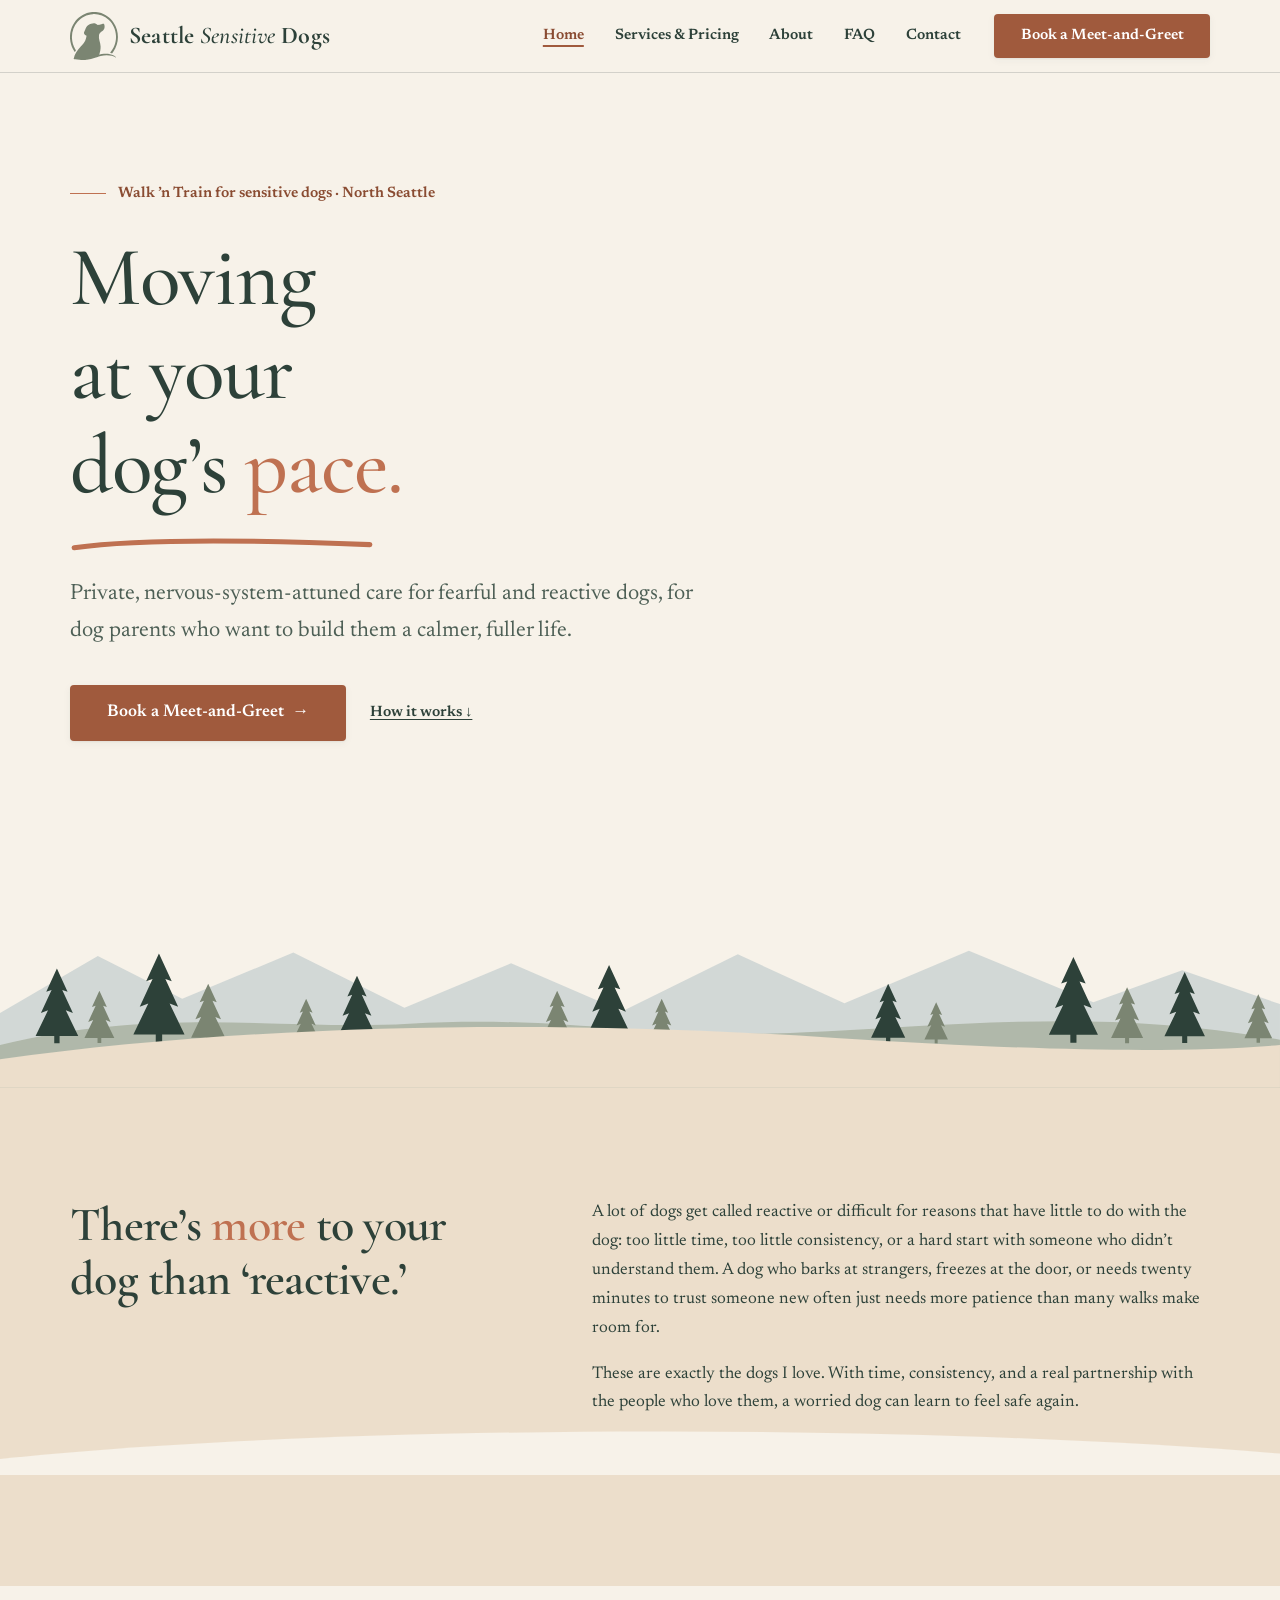
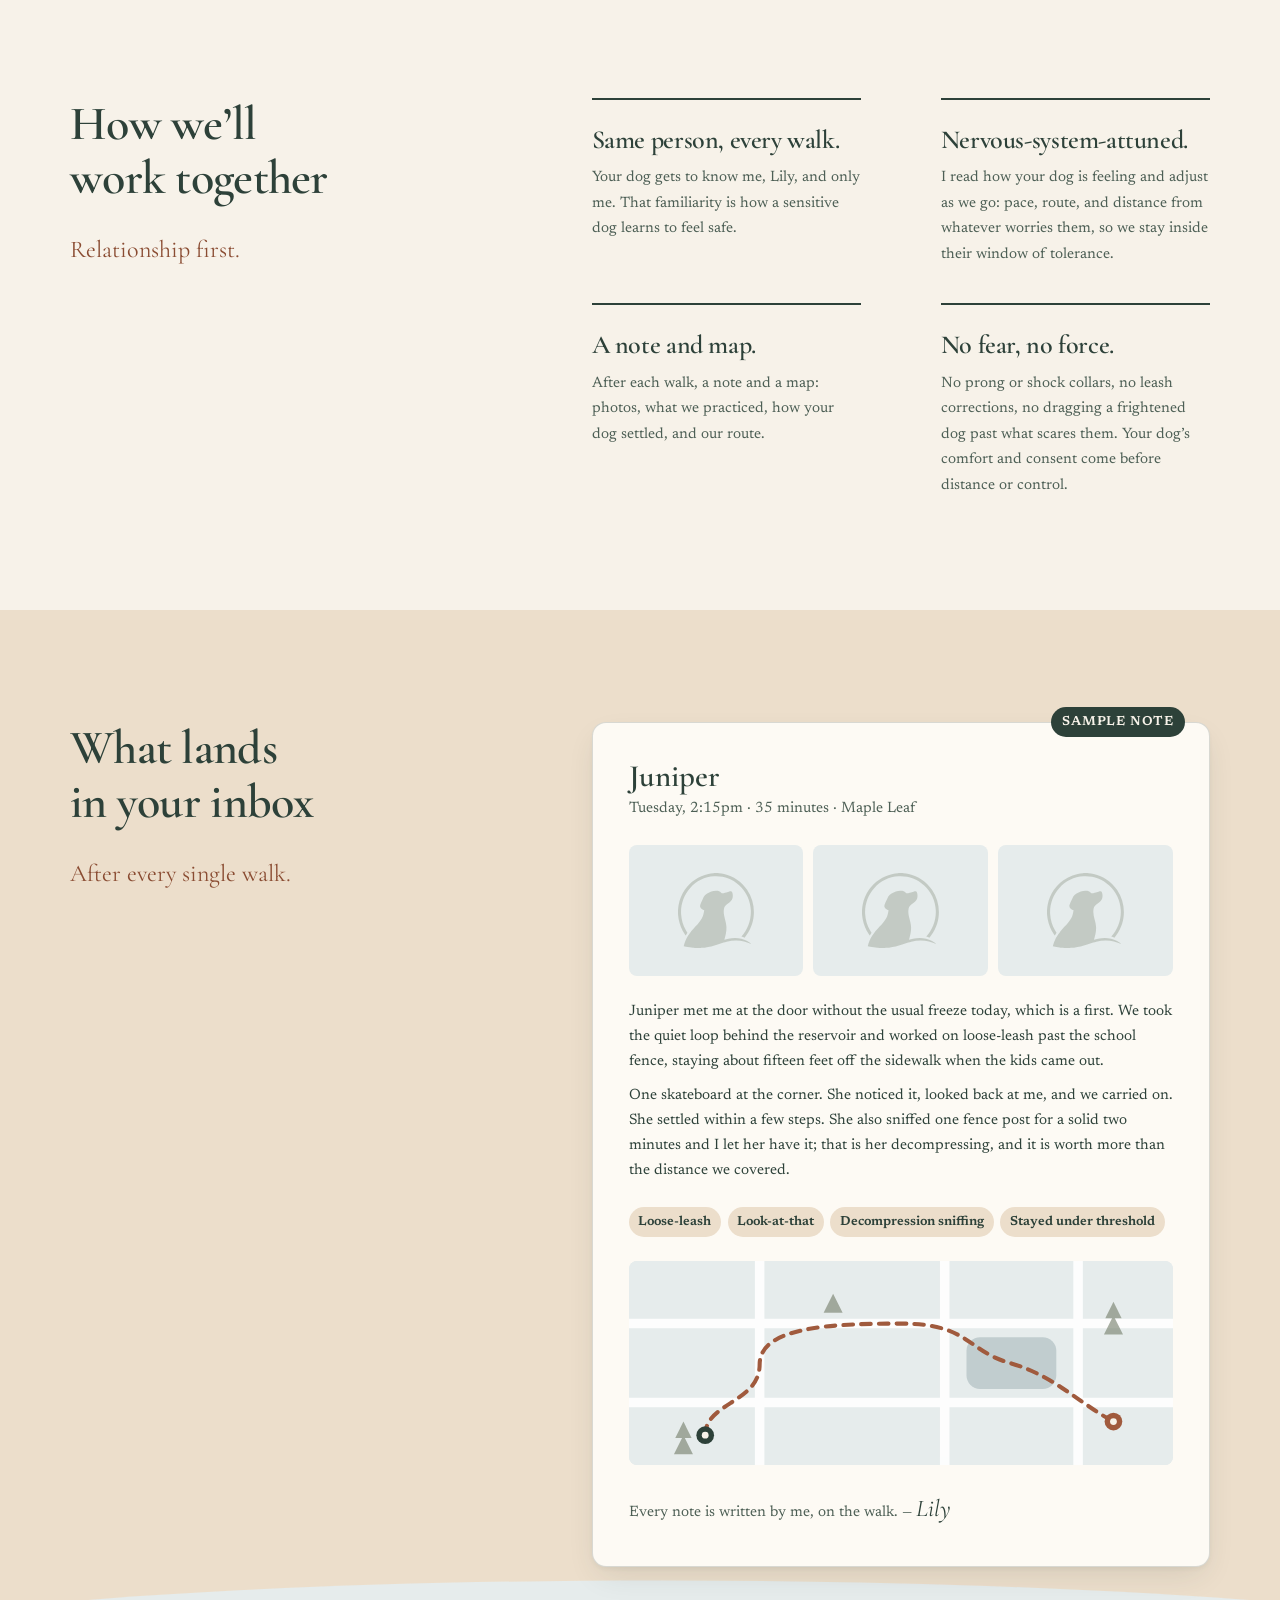
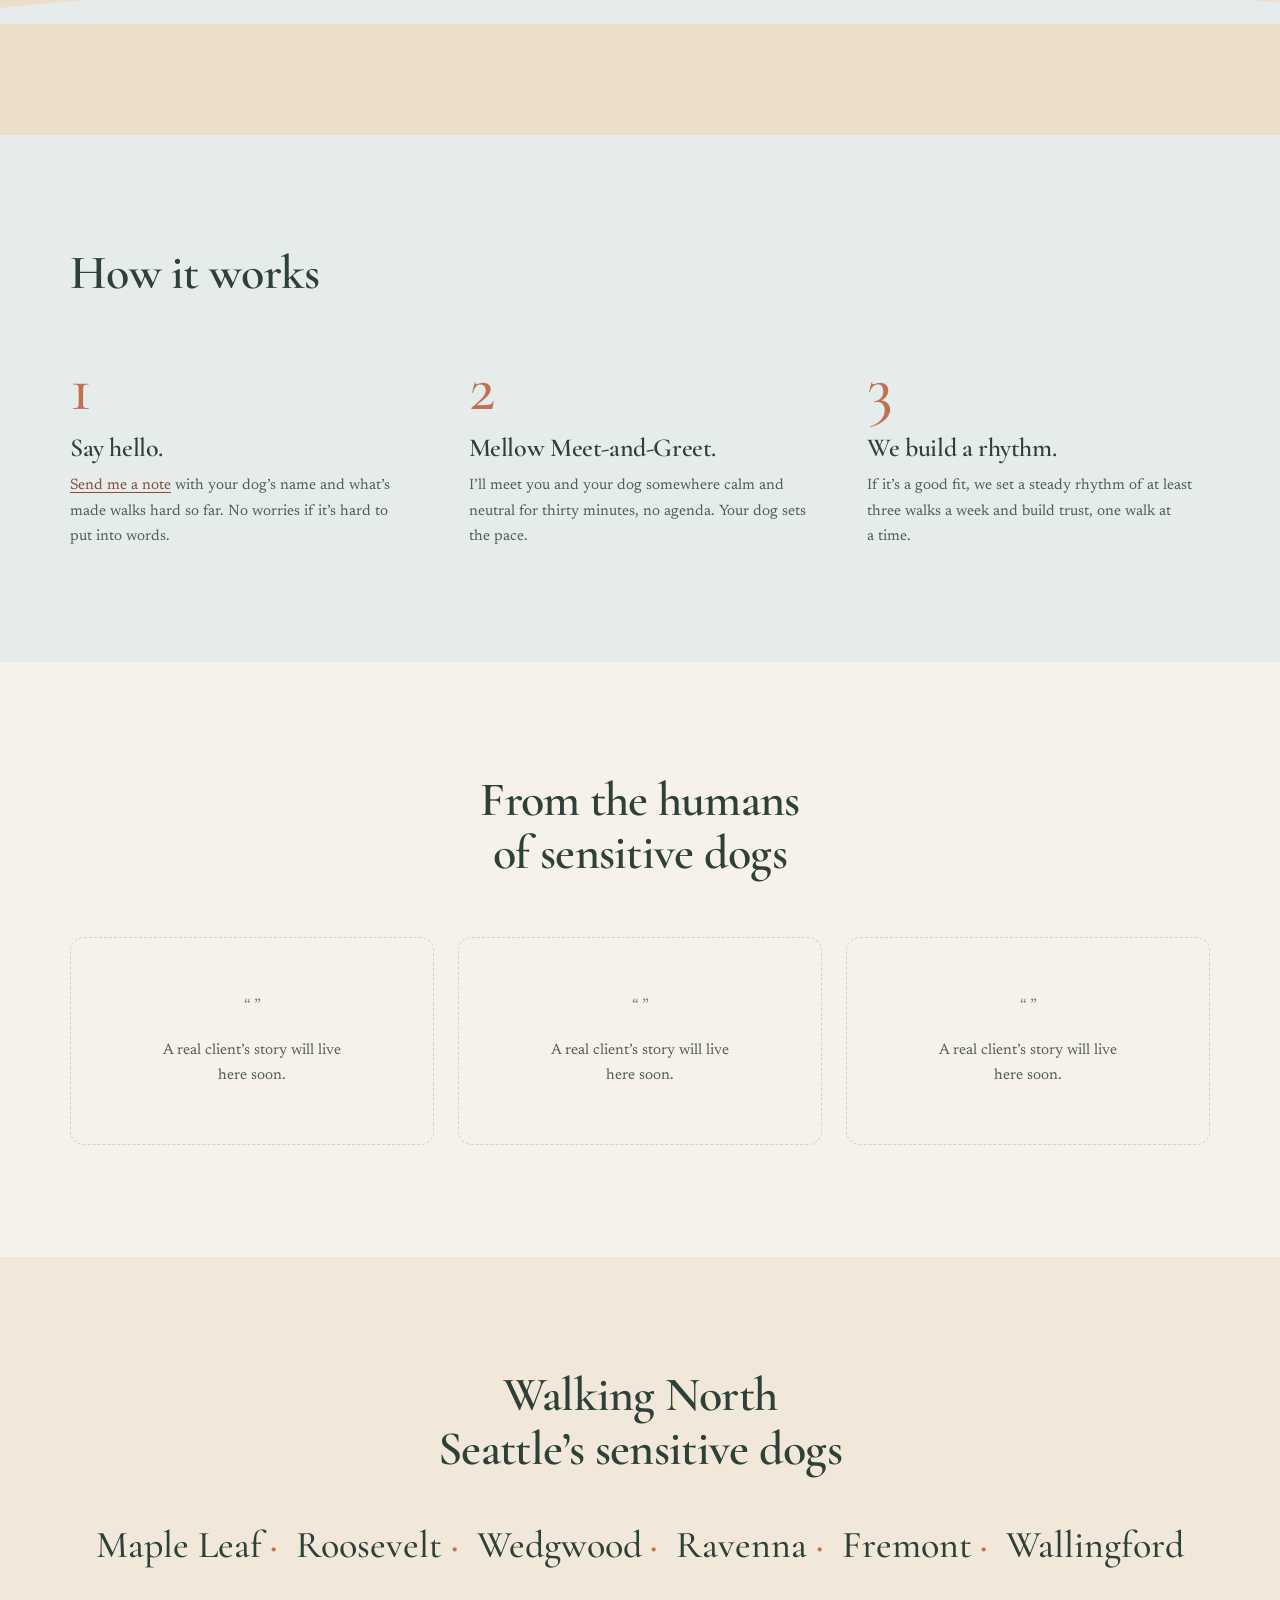
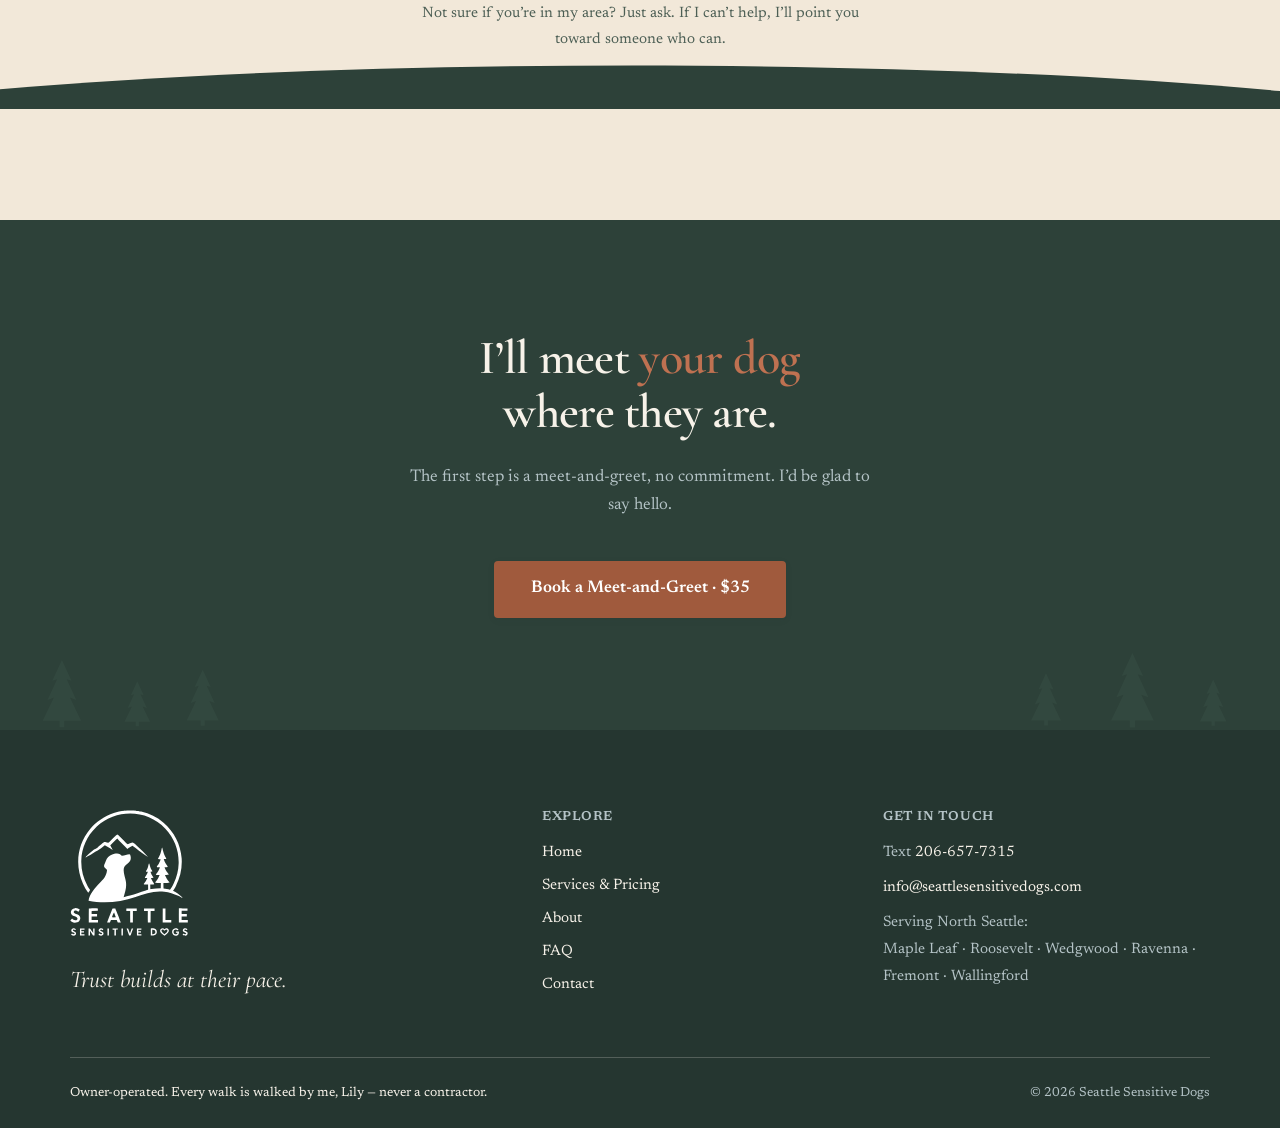
<file: index.html>
<!DOCTYPE html>
<html lang="en">
<head>
  <meta charset="UTF-8">
  <meta name="viewport" content="width=device-width, initial-scale=1">
  <title>Dog Walker for Fearful &amp; Reactive Dogs | Seattle Sensitive Dogs</title>
  <meta name="description" content="Private, force-free walks for fearful, reactive, and sensitive dogs in North Seattle. Same trusted walker every time — trust builds at your dog's pace.">

  <!-- Favicons -->
  <link rel="icon" href="./favicon.ico" sizes="any">
  <link rel="icon" type="image/svg+xml" href="./images/favicon.svg">
  <link rel="icon" type="image/png" sizes="32x32" href="./images/favicon-32.png">

  <!-- Fonts: Cormorant Garamond (display, Lily's pick) + Newsreader (body serif) -->
  <link rel="preconnect" href="https://fonts.googleapis.com">
  <link rel="preconnect" href="https://fonts.gstatic.com" crossorigin>
  <link rel="stylesheet" href="https://fonts.googleapis.com/css2?family=Cormorant+Garamond:ital,wght@0,400..700;1,400..700&family=Newsreader:ital,opsz,wght@0,6..72,400..700;1,6..72,400..700&display=swap">

  <link rel="stylesheet" href="./css/styles.css">

  <!-- SEO -->
  <link rel="canonical" href="https://seattlesensitivedogs.com/">
  <meta name="robots" content="index, follow">
  <meta name="author" content="Seattle Sensitive Dogs">
  <meta name="geo.region" content="US-WA">
  <meta name="geo.placename" content="Seattle">
  <meta property="og:type" content="website">
  <meta property="og:site_name" content="Seattle Sensitive Dogs">
  <meta property="og:title" content="Dog Walker for Fearful &amp; Reactive Dogs | Seattle Sensitive Dogs">
  <meta property="og:description" content="Private, force-free walks for fearful, reactive, and sensitive dogs in North Seattle. Same trusted walker every time — trust builds at your dog's pace.">
  <meta property="og:url" content="https://seattlesensitivedogs.com/">
  <meta property="og:image" content="https://seattlesensitivedogs.com/images/og-thumbnail-512.png">
  <meta property="og:locale" content="en_US">
  <meta name="twitter:card" content="summary_large_image">
  <meta name="twitter:title" content="Dog Walker for Fearful &amp; Reactive Dogs | Seattle Sensitive Dogs">
  <meta name="twitter:description" content="Private, force-free walks for fearful, reactive, and sensitive dogs in North Seattle. Trust builds at your dog's pace.">
  <meta name="twitter:image" content="https://seattlesensitivedogs.com/images/og-thumbnail-512.png">
  <script type="application/ld+json">
  {
    "@context": "https://schema.org",
    "@type": "LocalBusiness",
    "@id": "https://seattlesensitivedogs.com/#business",
    "name": "Seattle Sensitive Dogs",
    "description": "Private, force-free dog walking for fearful, reactive, and sensitive dogs in North Seattle. Owner-operated — the same trusted walker every time.",
    "url": "https://seattlesensitivedogs.com/",
    "telephone": "+1-206-657-7315",
    "email": "info@seattlesensitivedogs.com",
    "image": "https://seattlesensitivedogs.com/images/og-thumbnail-512.png",
    "logo": "https://seattlesensitivedogs.com/images/logo-primary.svg",
    "slogan": "Trust builds at their pace.",
    "priceRange": "$$",
    "founder": { "@type": "Person", "name": "Lily" },
    "address": {
      "@type": "PostalAddress",
      "addressLocality": "Seattle",
      "addressRegion": "WA",
      "postalCode": "98115",
      "addressCountry": "US"
    },
    "areaServed": [
      { "@type": "Place", "name": "Maple Leaf, Seattle, WA" },
      { "@type": "Place", "name": "Roosevelt, Seattle, WA" },
      { "@type": "Place", "name": "Wedgwood, Seattle, WA" },
      { "@type": "Place", "name": "Ravenna, Seattle, WA" },
      { "@type": "Place", "name": "Fremont, Seattle, WA" },
      { "@type": "Place", "name": "Wallingford, Seattle, WA" }
    ],
    "knowsAbout": [
      "Force-free dog walking",
      "Reactive dogs",
      "Fearful and anxious dogs",
      "Canine body language",
      "Nervous system regulation",
      "Loose-leash walking"
    ],
    "makesOffer": {
      "@type": "Offer",
      "name": "Mellow Meet-and-Greet",
      "description": "A 30-minute, no-commitment first meeting in a calm, neutral spot where your dog sets the pace.",
      "price": "35.00",
      "priceCurrency": "USD"
    }
  }
  </script>
  <!-- /SEO -->
</head>
<body>

  <a class="skip-link" href="#main">Skip to main content</a>

  <!-- ================================================================
       SITE HEADER — shared shell. Copy this whole <header> verbatim
       into every page. The ONLY per-page change: move class "is-active"
       and aria-current="page" to the link for the current page.
       BOOKING_URL: currently contact page; swap all .js-booking-cta
       hrefs when Stripe link exists.
  ================================================================= -->
  <header class="site-header">
    <div class="container site-header__inner">
      <a class="brand" href="./index.html" aria-label="Seattle Sensitive Dogs — home">
        <img class="brand__mark" src="./images/logo-mark.svg" alt="" width="44" height="43">
        <span class="brand__name">Seattle <em>Sensitive</em> Dogs</span>
      </a>

      <button class="nav-toggle" aria-expanded="false" aria-controls="site-nav">
        <span class="visually-hidden">Menu</span>
        <span class="nav-toggle__bar" aria-hidden="true"></span>
        <span class="nav-toggle__bar" aria-hidden="true"></span>
      </button>

      <nav class="site-nav" id="site-nav" aria-label="Primary">
        <ul class="site-nav__list">
          <li><a href="./index.html" class="is-active" aria-current="page">Home</a></li>
          <li><a href="./services.html">Services &amp; Pricing</a></li>
          <li><a href="./about.html">About</a></li>
          <li><a href="./faq.html">FAQ</a></li>
          <li><a href="./contact.html">Contact</a></li>
        </ul>
        <a class="btn btn-primary site-nav__cta js-booking-cta" href="./contact.html">Book a Meet-and-Greet</a>
      </nav>
    </div>
  </header>

  <main id="main">

    <!-- ============================================================
         HERO — type-led, no photo yet.
         PHOTO-SLOT: when a photo of Lily + dog exists (images/dogs/),
         it can replace or sit beside the illustrated horizon below.
    ============================================================= -->
    <section class="hero">
      <div class="container">
        <p class="hero__eyebrow">Walk &rsquo;n Train for sensitive dogs&nbsp;· North Seattle</p>
        <h1>Moving at your dog&rsquo;s <span class="hl">pace.</span></h1>
        <!-- Hand-drawn swoosh, from the "Your dog's world is our priority." brand board. -->
        <svg class="swoosh" viewBox="0 0 300 16" aria-hidden="true" focusable="false">
          <path d="M4 11.5 C 62 3.5, 150 2.5, 296 8.5"/>
        </svg>
        <p class="hero__sub lede">Private, nervous-system-attuned care for fearful and reactive dogs, for dog parents who want to build them a calmer, fuller life.</p>
        <div class="hero__actions">
          <a class="btn btn-primary btn--lg js-booking-cta" href="./contact.html">Book a Meet-and-Greet <span class="arrow" aria-hidden="true">&rarr;</span></a>
          <a class="hero__secondary" href="#how-it-works">How it works&nbsp;&darr;</a>
        </div>
      </div>

      <!-- Illustrated PNW horizon: mist-blue mountains, sage ridge,
           evergreens, and a cream foreground hill that flows into the
           next section (echoes the hill curve in the logo mark). -->
      <svg class="hero__scene" viewBox="0 0 1440 300" aria-hidden="true" focusable="false">
        <defs>
          <g id="fir">
            <path d="M24 0 L36 26 L30 24 L42 50 L34 47 L48 76 L27 76 L27 84 L21 84 L21 76 L0 76 L14 47 L6 50 L18 24 L12 26 Z"/>
          </g>
        </defs>
        <!-- Far mountains (mist blue) -->
        <path fill="#b4c3c6" opacity="0.55" d="M0 216 L110 152 L205 200 L330 148 L455 210 L575 160 L700 214 L830 150 L950 205 L1090 146 L1230 204 L1330 168 L1440 206 L1440 300 L0 300 Z"/>
        <!-- Mid ridge (soft sage) -->
        <path fill="#a3ab97" opacity="0.7" d="M0 252 C180 208 320 236 460 228 C640 218 720 246 900 238 C1080 230 1240 210 1440 246 L1440 300 L0 300 Z"/>
        <!-- Evergreens -->
        <g fill="#2d4139">
          <use href="#fir" transform="translate(40,166)"/>
          <use href="#fir" transform="translate(150,149) scale(1.2)"/>
          <use href="#fir" transform="translate(380,174) scale(0.9)"/>
          <use href="#fir" transform="translate(660,162) scale(1.05)"/>
          <use href="#fir" transform="translate(980,183) scale(0.8)"/>
          <use href="#fir" transform="translate(1180,153) scale(1.15)"/>
          <use href="#fir" transform="translate(1310,170) scale(0.95)"/>
        </g>
        <g fill="#7b8572">
          <use href="#fir" transform="translate(95,191) scale(0.7)"/>
          <use href="#fir" transform="translate(215,183) scale(0.8)"/>
          <use href="#fir" transform="translate(330,200) scale(0.6)"/>
          <use href="#fir" transform="translate(610,191) scale(0.7)"/>
          <use href="#fir" transform="translate(730,200) scale(0.6)"/>
          <use href="#fir" transform="translate(1040,204) scale(0.55)"/>
          <use href="#fir" transform="translate(1250,187) scale(0.75)"/>
          <use href="#fir" transform="translate(1400,195) scale(0.65)"/>
        </g>
        <!-- Foreground hill: filled with the next section's cream -->
        <path style="fill: var(--cream)" d="M0 300 L0 268 C300 226 640 224 940 244 C1160 258 1320 262 1440 252 L1440 300 Z"/>
      </svg>
    </section>

    <!-- ============================================================
         EMPATHY — "If walks are hard, you're in the right place"
    ============================================================= -->
    <section class="section section--divided surface-cream">
      <div class="container split">
        <div class="split__rail">
          <h2>There&rsquo;s <span class="hl">more</span> to your dog than &lsquo;reactive.&rsquo;</h2>
        </div>
        <div class="prose reveal">
          <p>A lot of dogs get called reactive or difficult for reasons that have little to do with the dog: too little time, too little consistency, or a hard start with someone who didn&rsquo;t understand them. A dog who barks at strangers, freezes at the door, or needs twenty minutes to trust someone new often just needs more patience than many walks make room for.</p>
          <p>These are exactly the dogs I love. With time, consistency, and a real partnership with the people who love them, a worried dog can learn to feel safe again.</p>
        </div>
      </div>
      <!-- Curve into the next (off-white) section -->
      <svg class="hill-divider" viewBox="0 0 1440 64" preserveAspectRatio="none" aria-hidden="true" focusable="false">
        <path style="fill: var(--bg)" d="M0 64 L0 46 C360 8 1000 4 1440 40 L1440 64 Z"/>
      </svg>
    </section>

    <!-- ============================================================
         WHAT MAKES THIS DIFFERENT — editorial ruled list, not cards
    ============================================================= -->
    <section class="section">
      <div class="container split">
        <div class="split__rail">
          <h2>How we&rsquo;ll work together</h2>
          <p class="flourish" style="margin-top: var(--space-m)">Relationship first.</p>
        </div>
        <div class="feature-list">
          <article class="feature reveal">
            <h3>Same person, every walk.</h3>
            <p>Your dog gets to know me, Lily, and only me. That familiarity is how a sensitive dog learns to feel safe.</p>
          </article>
          <article class="feature reveal">
            <h3>Nervous-system-attuned.</h3>
            <p>I read how your dog is feeling and adjust as we go: pace, route, and distance from whatever worries them, so we stay inside their window of tolerance.</p>
          </article>
          <article class="feature reveal">
            <h3>A note and map.</h3>
            <p>After each walk, a note and a map: photos, what we practiced, how your dog settled, and our route.</p>
          </article>
          <article class="feature reveal">
            <h3>No fear, no force.</h3>
            <p>No prong or shock collars, no leash corrections, no dragging a frightened dog past what scares them. Your dog&rsquo;s comfort and consent come before distance or control.</p>
          </article>
        </div>
      </div>
    </section>

    <!-- ============================================================
         SAMPLE WALK NOTE — the proof behind "A note and map".
         Clearly labelled a SAMPLE. No real client data: "Juniper" is an
         example dog, not a client. Do not present this as a testimonial.
         PHOTO-SLOT: swap the .walk-note__shot placeholders for real photos
         from images/dogs/ when they arrive.
    ============================================================= -->
    <section class="section section--divided surface-cream">
      <div class="container split">
        <div class="split__rail">
          <h2>What lands in your inbox</h2>
          <p class="flourish" style="margin-top: var(--space-m)">After every single walk.</p>
        </div>
        <div class="reveal">
          <figure class="walk-note">
            <figcaption class="walk-note__tag">Sample note</figcaption>

            <div class="walk-note__head">
              <p class="walk-note__dog">Juniper</p>
              <p class="walk-note__meta">Tuesday, 2:15pm &middot; 35 minutes &middot; Maple Leaf</p>
            </div>

            <div class="walk-note__shots" aria-hidden="true">
              <div class="walk-note__shot walk-note__shot--placeholder"><img src="./images/logo-mark.svg" alt=""></div>
              <div class="walk-note__shot walk-note__shot--placeholder"><img src="./images/logo-mark.svg" alt=""></div>
              <div class="walk-note__shot walk-note__shot--placeholder"><img src="./images/logo-mark.svg" alt=""></div>
            </div>

            <div class="walk-note__body">
              <p>Juniper met me at the door without the usual freeze today, which is a first. We took the quiet loop behind the reservoir and worked on loose-leash past the school fence, staying about fifteen feet off the sidewalk when the kids came out.</p>
              <p>One skateboard at the corner. She noticed it, looked back at me, and we carried on. She settled within a few steps. She also sniffed one fence post for a solid two minutes and I let her have it; that is her decompressing, and it is worth more than the distance we covered.</p>
            </div>

            <ul class="walk-note__tags">
              <li>Loose-leash</li>
              <li>Look-at-that</li>
              <li>Decompression sniffing</li>
              <li>Stayed under threshold</li>
            </ul>

            <div class="walk-note__map">
              <svg viewBox="0 0 400 150" role="img" aria-label="A stylised map of the walk route through the neighbourhood.">
                <rect width="400" height="150" fill="#e6ecec"/>
                <!-- streets -->
                <g stroke="#ffffff" stroke-width="7" stroke-linecap="round" opacity="0.9">
                  <path d="M0 46 H400"/><path d="M0 104 H400"/>
                  <path d="M96 0 V150"/><path d="M232 0 V150"/><path d="M330 0 V150"/>
                </g>
                <!-- the reservoir -->
                <rect x="248" y="56" width="66" height="38" rx="10" fill="#b4c3c6" opacity="0.75"/>
                <!-- firs -->
                <g fill="#7b8572" opacity="0.65">
                  <path d="M40 128 l7 14 h-14 z"/><path d="M40 118 l6 12 h-12 z"/>
                  <path d="M356 40 l7 14 h-14 z"/><path d="M356 30 l6 12 h-12 z"/>
                  <path d="M150 24 l7 14 h-14 z"/>
                </g>
                <!-- the walked route -->
                <path d="M56 128 C 56 104, 96 104, 96 76 S 150 46, 200 46 S 248 66, 280 75 S 330 104, 356 118"
                      fill="none" stroke="#a05a3d" stroke-width="3" stroke-linecap="round" stroke-dasharray="7 6"/>
                <!-- start + end -->
                <circle cx="56" cy="128" r="6.5" fill="#2d4139"/>
                <circle cx="56" cy="128" r="2.5" fill="#f7f2e9"/>
                <circle cx="356" cy="118" r="6.5" fill="#a05a3d"/>
                <circle cx="356" cy="118" r="2.5" fill="#f7f2e9"/>
              </svg>
            </div>

            <p class="walk-note__sign">Every note is written by me, on the walk. &mdash; <em>Lily</em></p>
          </figure>
        </div>
      </div>
      <!-- Curve into the mist how-it-works band -->
      <svg class="hill-divider" viewBox="0 0 1440 64" preserveAspectRatio="none" aria-hidden="true" focusable="false">
        <path style="fill: var(--mist-tint)" d="M0 64 L0 46 C360 8 1000 4 1440 40 L1440 64 Z"/>
      </svg>
    </section>

    <!-- ============================================================
         HOW IT WORKS — a true 3-step sequence
    ============================================================= -->
    <section class="section surface-mist" id="how-it-works">
      <div class="container">
        <div class="section-heading">
          <h2>How it works</h2>
        </div>
        <ol class="steps" role="list" style="list-style: none; padding: 0;">
          <li class="step reveal">
            <h3>Say hello.</h3>
            <p><a href="./contact.html">Send me a note</a> with your dog&rsquo;s name and what&rsquo;s made walks hard so far. No worries if it&rsquo;s hard to put into words.</p>
          </li>
          <li class="step reveal">
            <h3>Mellow Meet-and-Greet.</h3>
            <p>I&rsquo;ll meet you and your dog somewhere calm and neutral for thirty minutes, no agenda. Your dog sets the pace.</p>
          </li>
          <li class="step reveal">
            <h3>We build a rhythm.</h3>
            <p>If it&rsquo;s a good fit, we set a steady rhythm of at least three walks a week and build trust, one walk at a time.</p>
          </li>
        </ol>
      </div>
    </section>

    <!-- ============================================================
         TESTIMONIALS — honest placeholders until real quotes exist
    ============================================================= -->
    <section class="section">
      <div class="container">
        <div class="section-heading section-heading--center">
          <h2>From the humans of sensitive dogs</h2>
        </div>
        <div class="testimonial-grid">
          <!-- PLACEHOLDER: replace with real client quote + first name + dog's name. Do not launch with fake quotes. -->
          <figure class="testimonial-card testimonial-card--placeholder reveal">
            <div class="placeholder-mark" aria-hidden="true">&ldquo;&thinsp;&rdquo;</div>
            <p>A real client&rsquo;s story will live here soon.</p>
          </figure>
          <!-- PLACEHOLDER: replace with real client quote + first name + dog's name. Do not launch with fake quotes. -->
          <figure class="testimonial-card testimonial-card--placeholder reveal">
            <div class="placeholder-mark" aria-hidden="true">&ldquo;&thinsp;&rdquo;</div>
            <p>A real client&rsquo;s story will live here soon.</p>
          </figure>
          <!-- PLACEHOLDER: replace with real client quote + first name + dog's name. Do not launch with fake quotes. -->
          <figure class="testimonial-card testimonial-card--placeholder reveal">
            <div class="placeholder-mark" aria-hidden="true">&ldquo;&thinsp;&rdquo;</div>
            <p>A real client&rsquo;s story will live here soon.</p>
          </figure>
        </div>
      </div>
    </section>

    <!-- ============================================================
         SERVICE AREA
    ============================================================= -->
    <section class="section section--divided surface-soft">
      <div class="container area-strip">
        <h2>Walking North Seattle&rsquo;s sensitive dogs</h2>
        <ul class="area-strip__list">
          <li>Maple Leaf</li>
          <li>Roosevelt</li>
          <li>Wedgwood</li>
          <li>Ravenna</li>
          <li>Fremont</li>
          <li>Wallingford</li>
        </ul>
        <p class="area-strip__note">Not sure if you&rsquo;re in my area? Just ask. If I can&rsquo;t help, I&rsquo;ll point you toward someone who can.</p>
      </div>
      <!-- Curve into the forest CTA band -->
      <svg class="hill-divider" viewBox="0 0 1440 64" preserveAspectRatio="none" aria-hidden="true" focusable="false">
        <path style="fill: var(--forest)" d="M0 64 L0 42 C440 4 1060 8 1440 44 L1440 64 Z"/>
      </svg>
    </section>

    <!-- ============================================================
         BOTTOM CTA BAND
    ============================================================= -->
    <section class="cta-band">
      <div class="container cta-band__inner">
        <h2>I&rsquo;ll meet <span class="hl">your dog</span> where they are.</h2>
        <p>The first step is a meet-and-greet, no commitment. I&rsquo;d be glad to say hello.</p>
        <a class="btn btn-primary btn--lg js-booking-cta" href="./contact.html">Book a Meet-and-Greet &middot; $35</a>
      </div>
      <svg class="cta-band__trees" viewBox="0 0 1440 96" preserveAspectRatio="xMidYMax meet" aria-hidden="true" focusable="false">
        <defs>
          <g id="fir-dark">
            <path d="M24 0 L36 26 L30 24 L42 50 L34 47 L48 76 L27 76 L27 84 L21 84 L21 76 L0 76 L14 47 L6 50 L18 24 L12 26 Z"/>
          </g>
        </defs>
        <g fill="#3a5147">
          <use href="#fir-dark" transform="translate(48,18) scale(0.9)"/>
          <use href="#fir-dark" transform="translate(140,42) scale(0.6)"/>
          <use href="#fir-dark" transform="translate(210,29) scale(0.75)"/>
          <use href="#fir-dark" transform="translate(1160,33) scale(0.7)"/>
          <use href="#fir-dark" transform="translate(1250,10)"/>
          <use href="#fir-dark" transform="translate(1350,40) scale(0.62)"/>
        </g>
      </svg>
    </section>

  </main>

  <!-- ================================================================
       SITE FOOTER — shared shell. Copy this whole <footer> verbatim
       into every page (no per-page changes needed).
  ================================================================= -->
  <footer class="site-footer">
    <div class="container">
      <div class="site-footer__grid">
        <div class="site-footer__brand">
          <img src="./images/logo-white.svg" alt="Seattle Sensitive Dogs" width="136" height="145">
          <p class="site-footer__tagline">Trust builds at their pace.</p>
          <!-- Credential badges: add PNGs to images/badges/ and uncomment as earned.
          <ul class="footer-badges" aria-label="Certifications">
            <li><img src="./images/badges/fear-free.png" alt="Fear Free Certified Professional" height="48"></li>
            <li><img src="./images/badges/red-cross-pet-first-aid.png" alt="Red Cross Pet First Aid and CPR" height="48"></li>
            <li><img src="./images/badges/force-free.png" alt="Force-Free" height="48"></li>
          </ul>
          -->
        </div>
        <nav class="site-footer__nav" aria-label="Footer">
          <h2>Explore</h2>
          <ul>
            <li><a href="./index.html">Home</a></li>
            <li><a href="./services.html">Services &amp; Pricing</a></li>
            <li><a href="./about.html">About</a></li>
            <li><a href="./faq.html">FAQ</a></li>
            <li><a href="./contact.html">Contact</a></li>
          </ul>
        </nav>
        <div class="site-footer__contact">
          <h2>Get in touch</h2>
          <p>Text <a href="tel:+12066577315">206-657-7315</a></p>
          <p><a href="mailto:info@seattlesensitivedogs.com">info@seattlesensitivedogs.com</a></p>
          <p class="site-footer__areas">Serving North Seattle:<br>Maple Leaf · Roosevelt · Wedgwood · Ravenna · Fremont · Wallingford</p>
        </div>
      </div>
      <div class="site-footer__legal">
        <p class="site-footer__honesty">Owner-operated. Every walk is walked by me, Lily &mdash; never a contractor.</p>
        <p>&copy; <span class="js-year">2026</span> Seattle Sensitive Dogs</p>
      </div>
    </div>
  </footer>

  <script src="./js/main.js"></script>
</body>
</html>
</file>
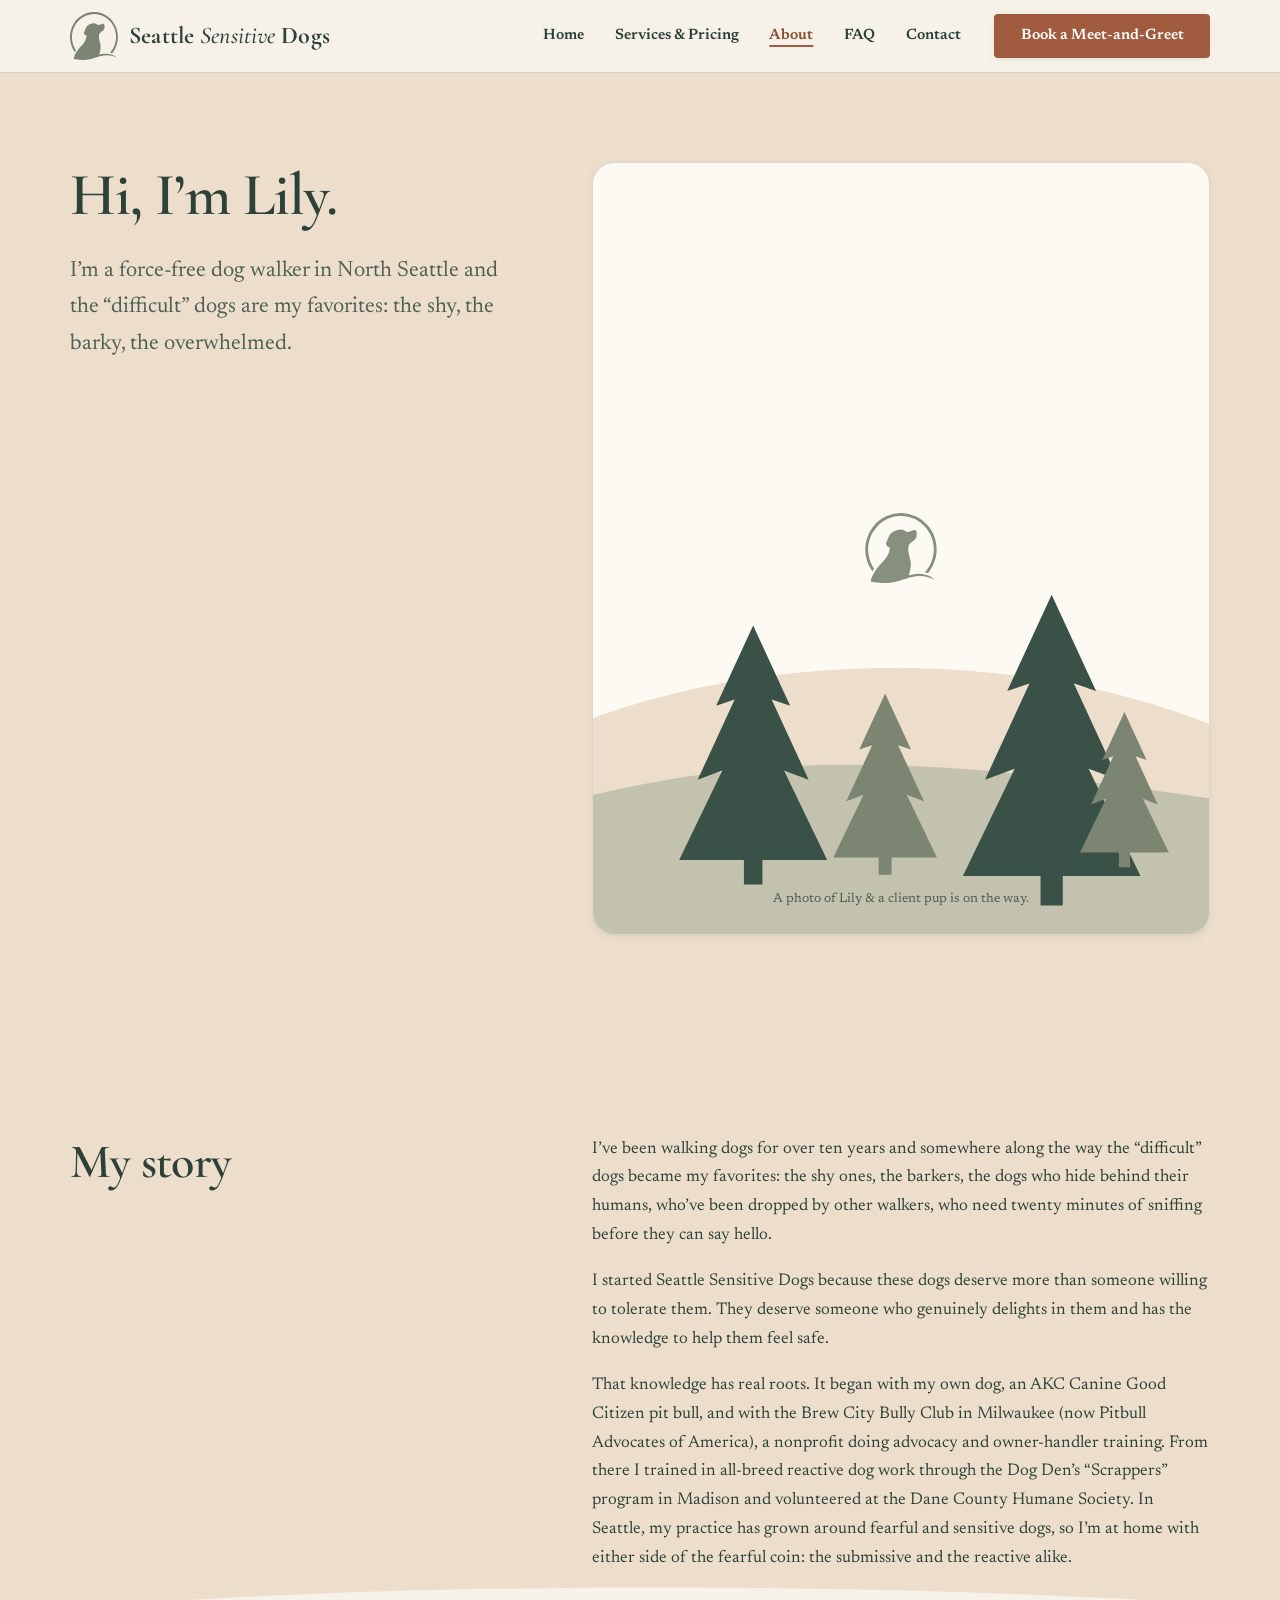
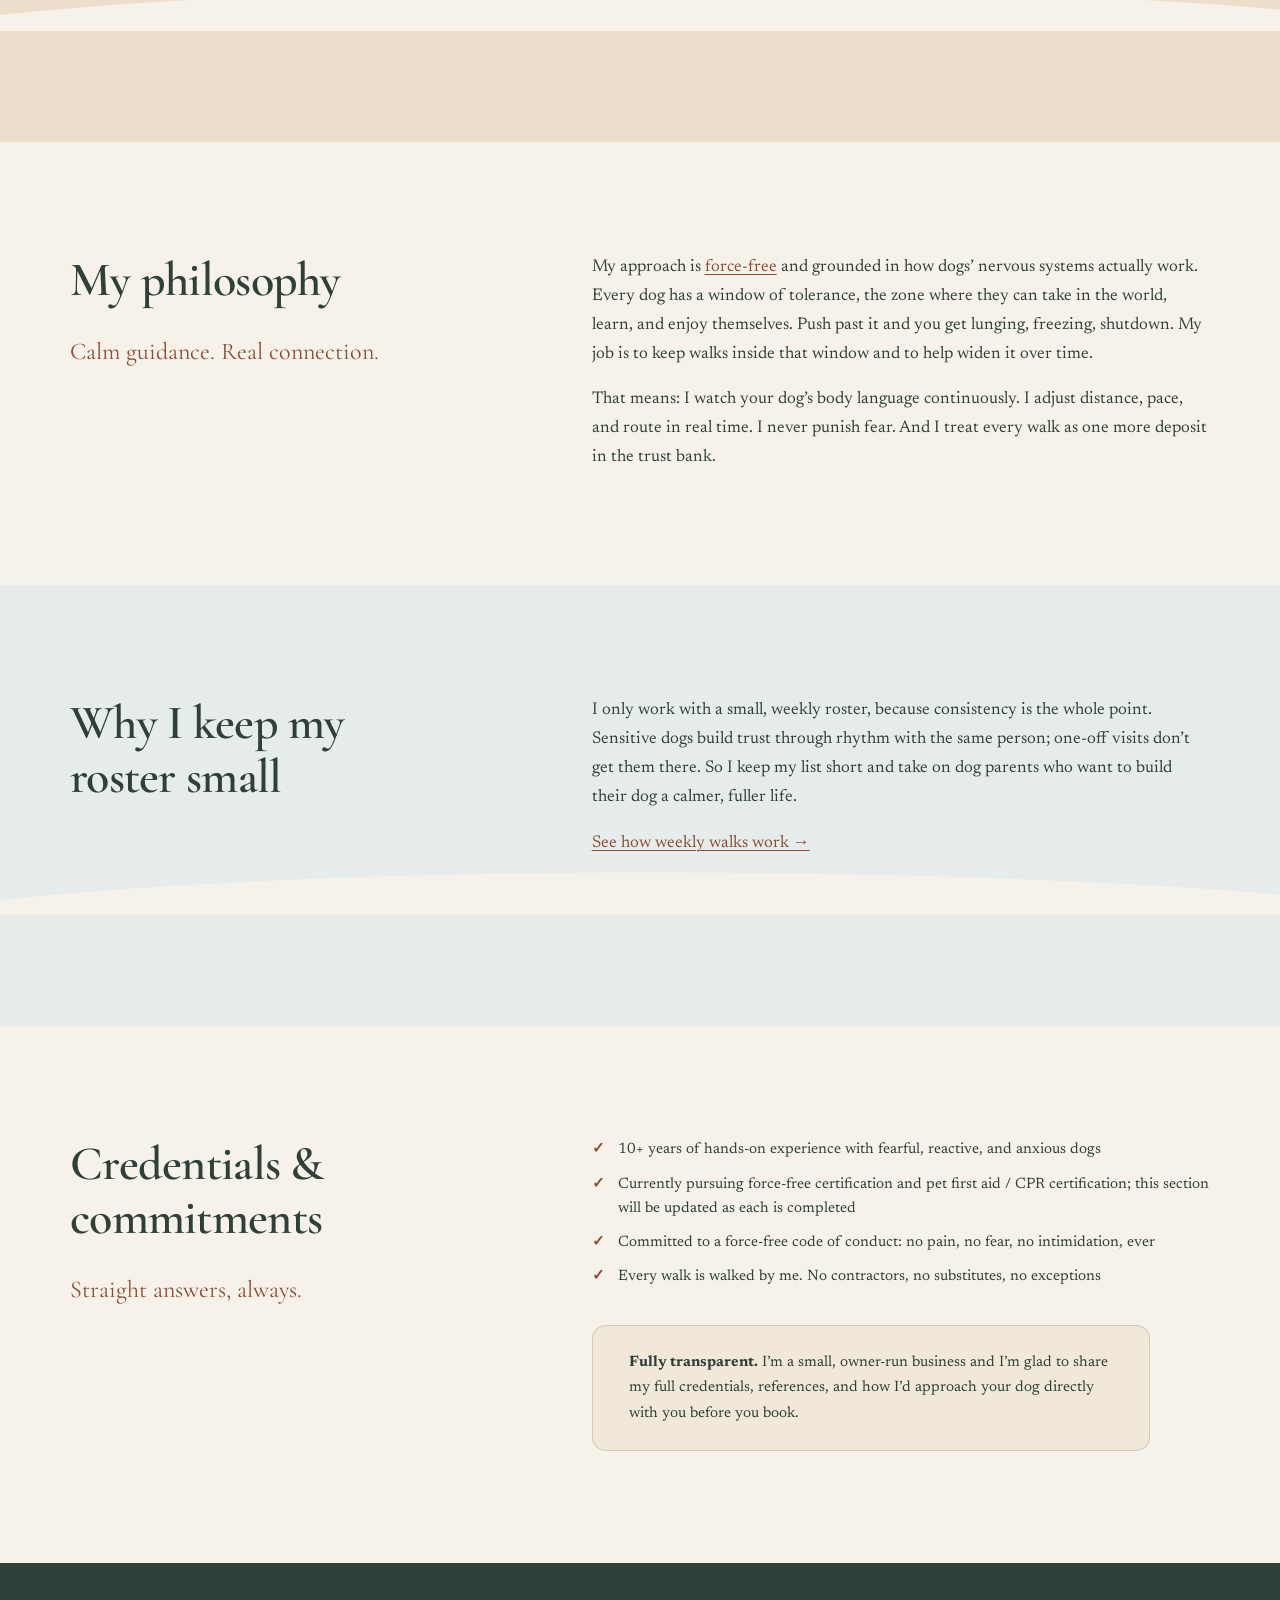
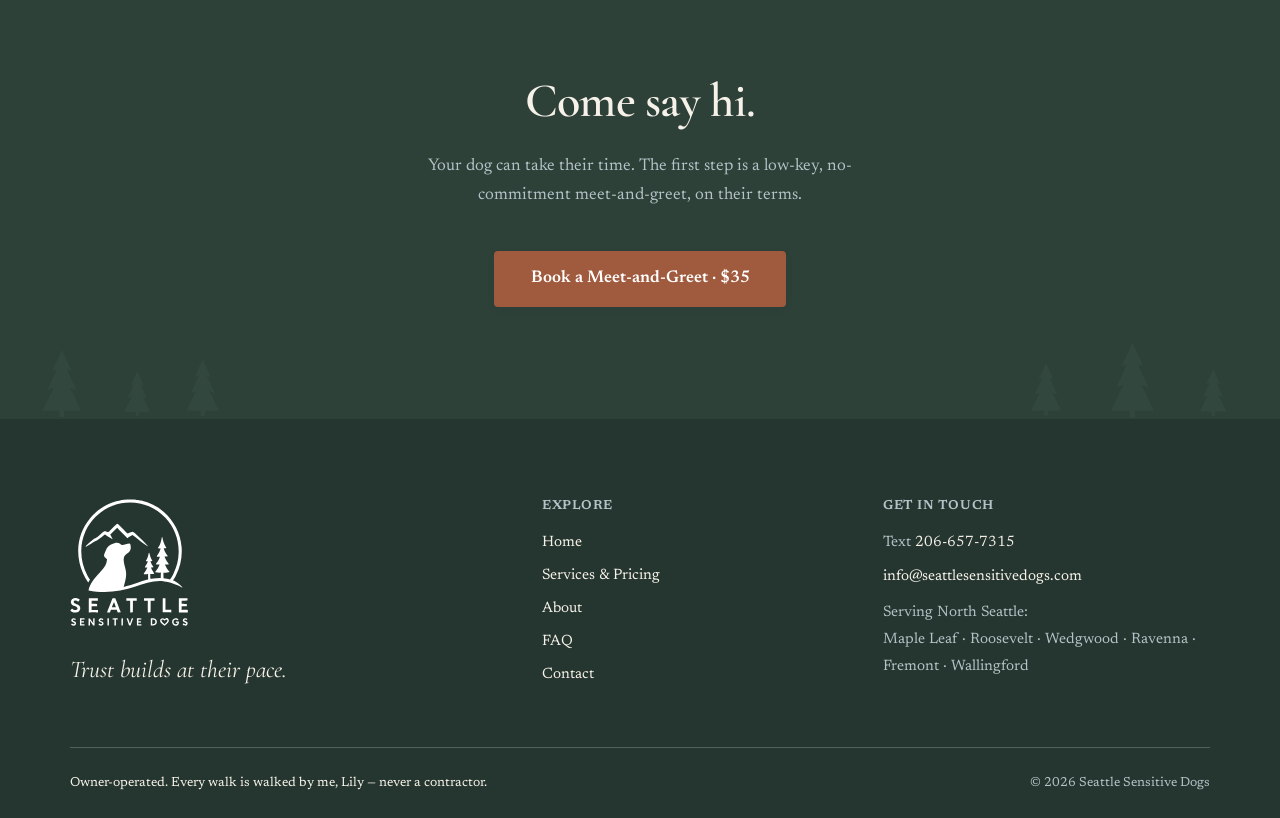
<file: about.html>
<!DOCTYPE html>
<html lang="en">
<head>
  <meta charset="UTF-8">
  <meta name="viewport" content="width=device-width, initial-scale=1">
  <title>About Lily | Force-Free Dog Walker in North Seattle</title>
  <meta name="description" content="Meet Lily: 10+ years with fearful, reactive, and anxious dogs. A force-free, nervous-system-attuned dog walker serving North Seattle, honest about where she stands.">

  <!-- Favicons -->
  <link rel="icon" href="./favicon.ico" sizes="any">
  <link rel="icon" type="image/svg+xml" href="./images/favicon.svg">
  <link rel="icon" type="image/png" sizes="32x32" href="./images/favicon-32.png">

  <!-- Fonts: Cormorant Garamond (display, Lily's pick) + Newsreader (body serif) -->
  <link rel="preconnect" href="https://fonts.googleapis.com">
  <link rel="preconnect" href="https://fonts.gstatic.com" crossorigin>
  <link rel="stylesheet" href="https://fonts.googleapis.com/css2?family=Cormorant+Garamond:ital,wght@0,400..700;1,400..700&family=Newsreader:ital,opsz,wght@0,6..72,400..700;1,6..72,400..700&display=swap">

  <link rel="stylesheet" href="./css/styles.css">

  <!-- SEO -->
  <link rel="canonical" href="https://seattlesensitivedogs.com/about.html">
  <meta name="robots" content="index, follow">
  <meta property="og:type" content="profile">
  <meta property="og:site_name" content="Seattle Sensitive Dogs">
  <meta property="og:title" content="About Lily | Force-Free Dog Walker in North Seattle">
  <meta property="og:description" content="Meet Lily — a force-free dog walker with 10+ years of experience who specializes in fearful, reactive, and sensitive dogs. Calm guidance. Real connection.">
  <meta property="og:url" content="https://seattlesensitivedogs.com/about.html">
  <meta property="og:image" content="https://seattlesensitivedogs.com/images/og-thumbnail-512.png">
  <meta name="twitter:card" content="summary_large_image">
  <meta name="twitter:title" content="About Lily | Force-Free Dog Walker in North Seattle">
  <meta name="twitter:description" content="A force-free dog walker with 10+ years of experience, specializing in fearful and reactive dogs.">
  <meta name="twitter:image" content="https://seattlesensitivedogs.com/images/og-thumbnail-512.png">
  <script type="application/ld+json">
  {
    "@context": "https://schema.org",
    "@type": "Person",
    "name": "Lily",
    "jobTitle": "Force-Free Dog Walker",
    "worksFor": { "@id": "https://seattlesensitivedogs.com/#business" },
    "description": "Force-free dog walker with more than ten years of hands-on experience, specializing in fearful, reactive, anxious, and sensitive dogs in North Seattle.",
    "knowsAbout": [
      "Force-free dog walking",
      "Reactive and fearful dogs",
      "Canine body language",
      "Nervous system regulation",
      "Window of tolerance"
    ],
    "areaServed": "North Seattle, WA"
  }
  </script>
  <!-- /SEO -->
</head>
<body>

  <a class="skip-link" href="#main">Skip to main content</a>

  <!-- ================================================================
       SITE HEADER — shared shell. Copy this whole <header> verbatim
       into every page. The ONLY per-page change: move class "is-active"
       and aria-current="page" to the link for the current page.
       BOOKING_URL: currently contact page; swap all .js-booking-cta
       hrefs when Stripe link exists.
  ================================================================= -->
  <header class="site-header">
    <div class="container site-header__inner">
      <a class="brand" href="./index.html" aria-label="Seattle Sensitive Dogs — home">
        <img class="brand__mark" src="./images/logo-mark.svg" alt="" width="44" height="43">
        <span class="brand__name">Seattle <em>Sensitive</em> Dogs</span>
      </a>

      <button class="nav-toggle" aria-expanded="false" aria-controls="site-nav">
        <span class="visually-hidden">Menu</span>
        <span class="nav-toggle__bar" aria-hidden="true"></span>
        <span class="nav-toggle__bar" aria-hidden="true"></span>
      </button>

      <nav class="site-nav" id="site-nav" aria-label="Primary">
        <ul class="site-nav__list">
          <li><a href="./index.html">Home</a></li>
          <li><a href="./services.html">Services &amp; Pricing</a></li>
          <li><a href="./about.html" class="is-active" aria-current="page">About</a></li>
          <li><a href="./faq.html">FAQ</a></li>
          <li><a href="./contact.html">Contact</a></li>
        </ul>
        <a class="btn btn-primary site-nav__cta js-booking-cta" href="./contact.html">Book a Meet-and-Greet</a>
      </nav>
    </div>
  </header>

  <main id="main">

    <!-- ============================================================
         INTERIOR PAGE HERO — intro + brand-motif photo placeholder
    ============================================================= -->
    <section class="page-hero">
      <div class="container split">
        <div class="split__rail">
          <h1>Hi, I&rsquo;m Lily.</h1>
          <p class="lede">I&rsquo;m a force-free dog walker in North Seattle and the &ldquo;difficult&rdquo; dogs are my favorites: the shy, the barky, the overwhelmed.</p>
        </div>

        <!-- PHOTO-SLOT: a photo of Lily + a dog will live here (images/dogs/).
             Until then, this brand-motif panel stands in intentionally. -->
        <div class="reveal">
          <figure style="position: relative; aspect-ratio: 4 / 5; margin: 0; background-color: var(--surface); border: 1px solid var(--hairline); border-radius: var(--radius-l); box-shadow: var(--shadow-s); overflow: clip; display: grid; place-items: center;">
            <svg viewBox="0 0 200 250" width="100%" height="100%" preserveAspectRatio="xMidYMax slice" aria-hidden="true" focusable="false" style="position: absolute; inset: 0;">
              <defs>
                <g id="fir-about">
                  <path d="M24 0 L36 26 L30 24 L42 50 L34 47 L48 76 L27 76 L27 84 L21 84 L21 76 L0 76 L14 47 L6 50 L18 24 L12 26 Z"/>
                </g>
              </defs>
              <!-- Soft cream hill -->
              <path style="fill: var(--cream)" d="M0 250 L0 180 C60 158 140 158 200 182 L200 250 Z"/>
              <!-- Sage ridge -->
              <path style="fill: var(--sage-soft)" opacity="0.55" d="M0 250 L0 205 C70 188 130 196 200 206 L200 250 Z"/>
              <!-- Evergreens -->
              <g style="fill: var(--forest-mid)">
                <use href="#fir-about" transform="translate(28,150) scale(1)"/>
                <use href="#fir-about" transform="translate(120,140) scale(1.2)"/>
              </g>
              <g style="fill: var(--sage)">
                <use href="#fir-about" transform="translate(78,172) scale(0.7)"/>
                <use href="#fir-about" transform="translate(158,178) scale(0.6)"/>
              </g>
            </svg>
            <img src="./images/logo-mark.svg" alt="" width="72" height="70" style="position: relative; opacity: 0.9;">
            <figcaption style="position: absolute; bottom: var(--space-m); left: 0; right: 0; text-align: center; font-size: var(--text-xs); color: var(--ink-soft);">A photo of Lily &amp; a client pup is on the way.</figcaption>
          </figure>
        </div>
      </div>
    </section>

    <!-- ============================================================
         STORY
    ============================================================= -->
    <section class="section section--divided surface-cream">
      <div class="container split">
        <div class="split__rail">
          <h2>My story</h2>
        </div>
        <div class="prose reveal">
          <p>I&rsquo;ve been walking dogs for over ten years and somewhere along the way the &ldquo;difficult&rdquo; dogs became my favorites: the shy ones, the barkers, the dogs who hide behind their humans, who&rsquo;ve been dropped by other walkers, who need twenty minutes of sniffing before they can say hello.</p>
          <p>I started Seattle Sensitive Dogs because these dogs deserve more than someone willing to tolerate them. They deserve someone who genuinely delights in them and has the knowledge to help them feel safe.</p>
          <p>That knowledge has real roots. It began with my own dog, an AKC Canine Good Citizen pit bull, and with the Brew City Bully Club in Milwaukee (now Pitbull Advocates of America), a nonprofit doing advocacy and owner-handler training. From there I trained in all-breed reactive dog work through the Dog Den&rsquo;s &ldquo;Scrappers&rdquo; program in Madison and volunteered at the Dane County Humane Society. In Seattle, my practice has grown around fearful and sensitive dogs, so I&rsquo;m at home with either side of the fearful coin: the submissive and the reactive alike.</p>
        </div>
      </div>
      <!-- Curve into the off-white philosophy section -->
      <svg class="hill-divider" viewBox="0 0 1440 64" preserveAspectRatio="none" aria-hidden="true" focusable="false">
        <path style="fill: var(--bg)" d="M0 64 L0 46 C360 8 1000 4 1440 40 L1440 64 Z"/>
      </svg>
    </section>

    <!-- ============================================================
         PHILOSOPHY
    ============================================================= -->
    <section class="section">
      <div class="container split">
        <div class="split__rail">
          <h2>My philosophy</h2>
          <p class="flourish" style="margin-top: var(--space-m)">Calm guidance. Real connection.</p>
        </div>
        <div class="prose reveal">
          <p>My approach is <a href="https://www.forcefree-dogtraining.org/" target="_blank" rel="noopener">force-free</a> and grounded in how dogs&rsquo; nervous systems actually work. Every dog has a window of tolerance, the zone where they can take in the world, learn, and enjoy themselves. Push past it and you get lunging, freezing, shutdown. My job is to keep walks inside that window and to help widen it over time.</p>
          <p>That means: I watch your dog&rsquo;s body language continuously. I adjust distance, pace, and route in real time. I never punish fear. And I treat every walk as one more deposit in the trust bank.</p>
        </div>
      </div>
    </section>

    <!-- ============================================================
         WHY A SMALL, WEEKLY ROSTER
    ============================================================= -->
    <section class="section section--divided surface-mist">
      <div class="container split">
        <div class="split__rail">
          <h2>Why I keep my roster small</h2>
        </div>
        <div class="prose reveal">
          <p>I only work with a small, weekly roster, because consistency is the whole point. Sensitive dogs build trust through rhythm with the same person; one-off visits don&rsquo;t get them there. So I keep my list short and take on dog parents who want to build their dog a calmer, fuller life.</p>
          <p><a href="./services.html">See how weekly walks work &rarr;</a></p>
        </div>
      </div>
      <!-- Curve into the off-white credentials section -->
      <svg class="hill-divider" viewBox="0 0 1440 64" preserveAspectRatio="none" aria-hidden="true" focusable="false">
        <path style="fill: var(--bg)" d="M0 64 L0 46 C360 8 1000 4 1440 40 L1440 64 Z"/>
      </svg>
    </section>

    <!-- ============================================================
         CREDENTIALS & COMMITMENTS — transparent, trust-building
    ============================================================= -->
    <section class="section">
      <div class="container split">
        <div class="split__rail">
          <h2>Credentials &amp; commitments</h2>
          <p class="flourish" style="margin-top: var(--space-m)">Straight answers, always.</p>
        </div>
        <div class="reveal">
          <ul class="check-list">
            <li>10+ years of hands-on experience with fearful, reactive, and anxious dogs</li>
            <li><!-- DRAFT-REVIEW: Lily to confirm exact certs in progress -->Currently pursuing force-free certification and pet first aid / CPR certification; this section will be updated as each is completed</li>
            <li>Committed to a force-free code of conduct: no pain, no fear, no intimidation, ever</li>
            <li>Every walk is walked by me. No contractors, no substitutes, no exceptions</li>
          </ul>

          <p class="notice" style="margin-top: var(--space-l)"><strong>Fully transparent.</strong> I&rsquo;m a small, owner-run business and I&rsquo;m glad to share my full credentials, references, and how I&rsquo;d approach your dog directly with you before you book.</p>
        </div>
      </div>
    </section>

    <!-- ============================================================
         BOTTOM CTA BAND
    ============================================================= -->
    <section class="cta-band">
      <div class="container cta-band__inner">
        <h2>Come say hi.</h2>
        <p>Your dog can take their time. The first step is a low-key, no-commitment meet-and-greet, on their terms.</p>
        <a class="btn btn-primary btn--lg js-booking-cta" href="./contact.html">Book a Meet-and-Greet &middot; $35</a>
      </div>
      <svg class="cta-band__trees" viewBox="0 0 1440 96" preserveAspectRatio="xMidYMax meet" aria-hidden="true" focusable="false">
        <defs>
          <g id="fir-dark">
            <path d="M24 0 L36 26 L30 24 L42 50 L34 47 L48 76 L27 76 L27 84 L21 84 L21 76 L0 76 L14 47 L6 50 L18 24 L12 26 Z"/>
          </g>
        </defs>
        <g fill="#3a5147">
          <use href="#fir-dark" transform="translate(48,18) scale(0.9)"/>
          <use href="#fir-dark" transform="translate(140,42) scale(0.6)"/>
          <use href="#fir-dark" transform="translate(210,29) scale(0.75)"/>
          <use href="#fir-dark" transform="translate(1160,33) scale(0.7)"/>
          <use href="#fir-dark" transform="translate(1250,10)"/>
          <use href="#fir-dark" transform="translate(1350,40) scale(0.62)"/>
        </g>
      </svg>
    </section>

  </main>

  <!-- ================================================================
       SITE FOOTER — shared shell. Copy this whole <footer> verbatim
       into every page (no per-page changes needed).
  ================================================================= -->
  <footer class="site-footer">
    <div class="container">
      <div class="site-footer__grid">
        <div class="site-footer__brand">
          <img src="./images/logo-white.svg" alt="Seattle Sensitive Dogs" width="136" height="145">
          <p class="site-footer__tagline">Trust builds at their pace.</p>
          <!-- Credential badges: add PNGs to images/badges/ and uncomment as earned.
          <ul class="footer-badges" aria-label="Certifications">
            <li><img src="./images/badges/fear-free.png" alt="Fear Free Certified Professional" height="48"></li>
            <li><img src="./images/badges/red-cross-pet-first-aid.png" alt="Red Cross Pet First Aid and CPR" height="48"></li>
            <li><img src="./images/badges/force-free.png" alt="Force-Free" height="48"></li>
          </ul>
          -->
        </div>
        <nav class="site-footer__nav" aria-label="Footer">
          <h2>Explore</h2>
          <ul>
            <li><a href="./index.html">Home</a></li>
            <li><a href="./services.html">Services &amp; Pricing</a></li>
            <li><a href="./about.html">About</a></li>
            <li><a href="./faq.html">FAQ</a></li>
            <li><a href="./contact.html">Contact</a></li>
          </ul>
        </nav>
        <div class="site-footer__contact">
          <h2>Get in touch</h2>
          <p>Text <a href="tel:+12066577315">206-657-7315</a></p>
          <p><a href="mailto:info@seattlesensitivedogs.com">info@seattlesensitivedogs.com</a></p>
          <p class="site-footer__areas">Serving North Seattle:<br>Maple Leaf · Roosevelt · Wedgwood · Ravenna · Fremont · Wallingford</p>
        </div>
      </div>
      <div class="site-footer__legal">
        <p class="site-footer__honesty">Owner-operated. Every walk is walked by me, Lily &mdash; never a contractor.</p>
        <p>&copy; <span class="js-year">2026</span> Seattle Sensitive Dogs</p>
      </div>
    </div>
  </footer>

  <script src="./js/main.js"></script>
</body>
</html>
</file>
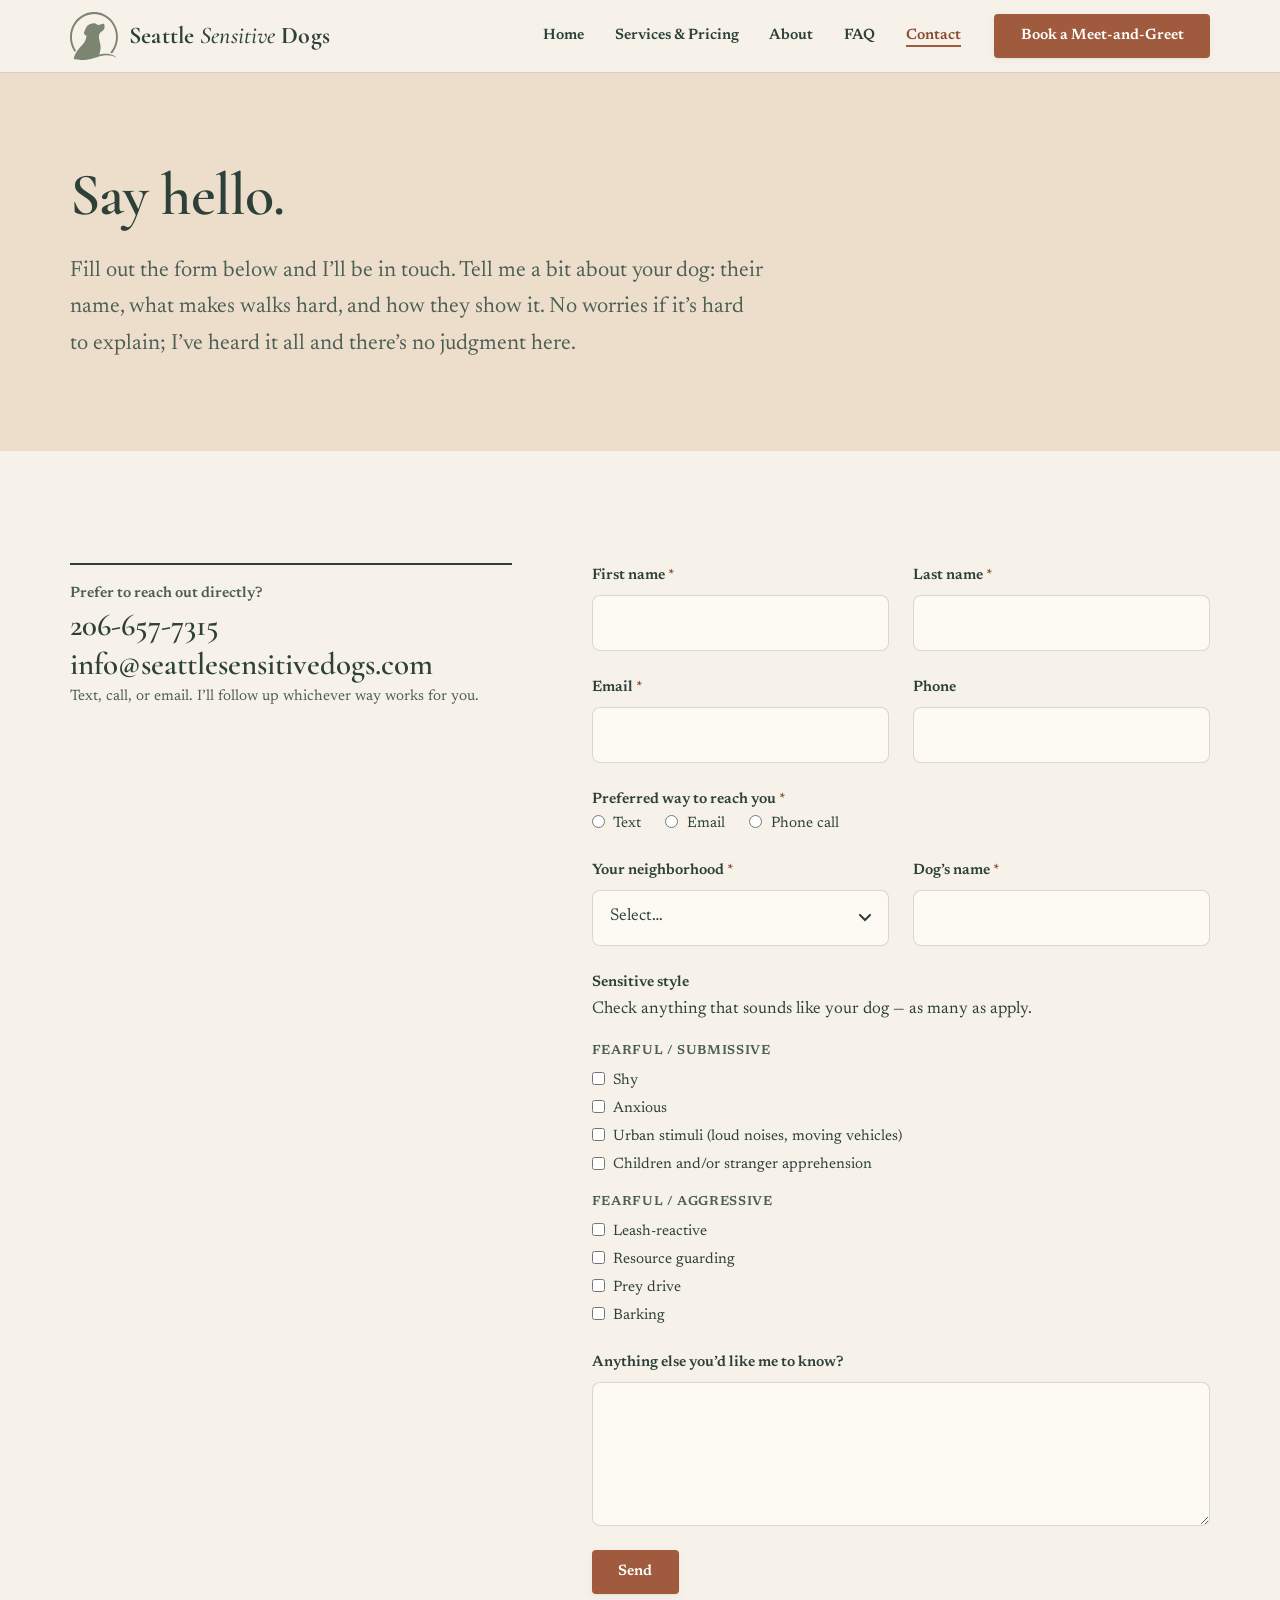
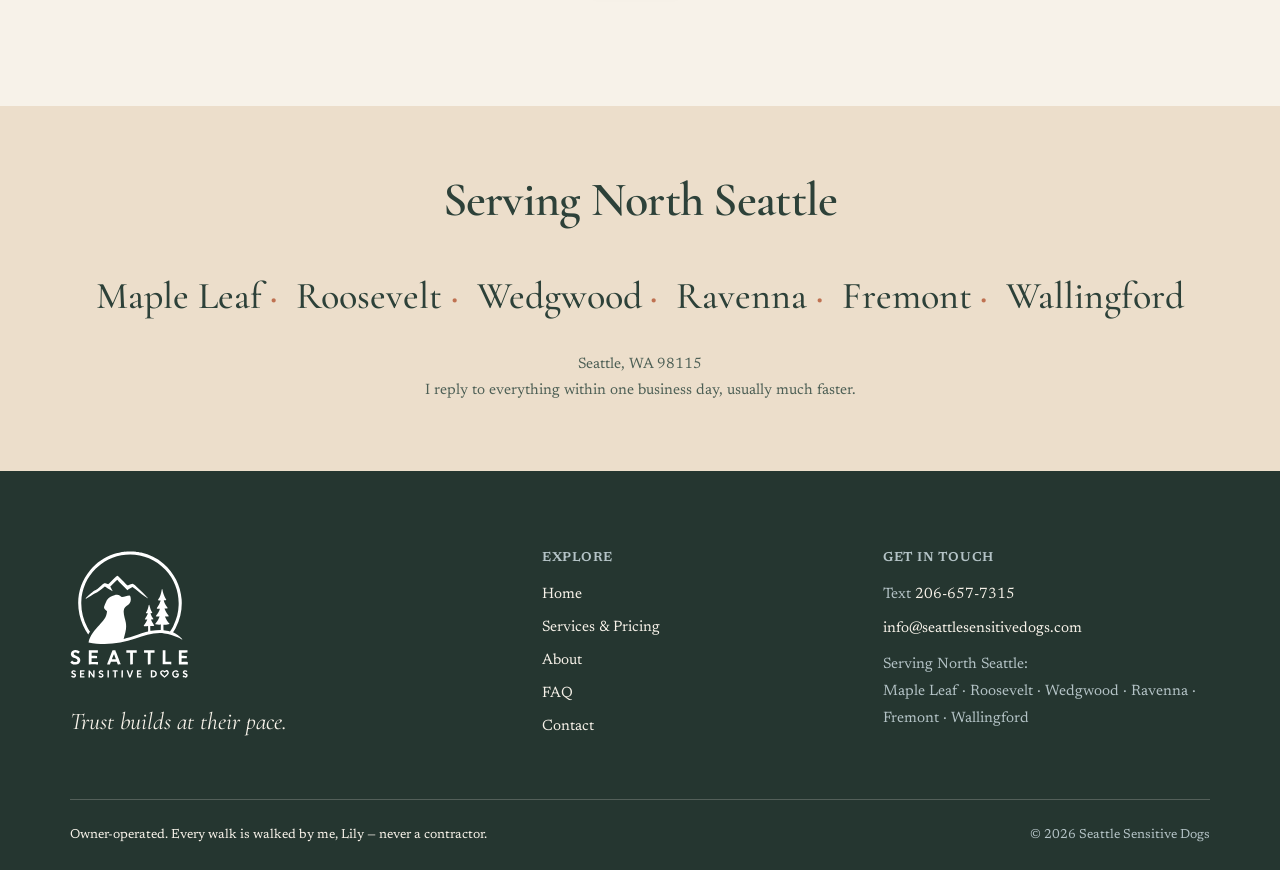
<file: contact.html>
<!DOCTYPE html>
<html lang="en">
<head>
  <meta charset="UTF-8">
  <meta name="viewport" content="width=device-width, initial-scale=1">
  <title>Contact | Book a Meet-and-Greet | Seattle Sensitive Dogs</title>
  <meta name="description" content="Get in touch with Seattle Sensitive Dogs. Text 206-657-7315 or send the form to book a low-key meet-and-greet for your fearful or reactive dog in North Seattle.">

  <!-- Favicons -->
  <link rel="icon" href="./favicon.ico" sizes="any">
  <link rel="icon" type="image/svg+xml" href="./images/favicon.svg">
  <link rel="icon" type="image/png" sizes="32x32" href="./images/favicon-32.png">

  <!-- Fonts: Cormorant Garamond (display, Lily's pick) + Newsreader (body serif) -->
  <link rel="preconnect" href="https://fonts.googleapis.com">
  <link rel="preconnect" href="https://fonts.gstatic.com" crossorigin>
  <link rel="stylesheet" href="https://fonts.googleapis.com/css2?family=Cormorant+Garamond:ital,wght@0,400..700;1,400..700&family=Newsreader:ital,opsz,wght@0,6..72,400..700;1,6..72,400..700&display=swap">

  <link rel="stylesheet" href="./css/styles.css">

  <!-- SEO -->
  <link rel="canonical" href="https://seattlesensitivedogs.com/contact.html">
  <meta name="robots" content="index, follow">
  <meta property="og:type" content="website">
  <meta property="og:site_name" content="Seattle Sensitive Dogs">
  <meta property="og:title" content="Contact &amp; Book a Meet-and-Greet | Seattle Sensitive Dogs">
  <meta property="og:description" content="Text 206-657-7315 or send a message to start with a $35 Mellow Meet-and-Greet. Force-free dog walking for sensitive dogs in North Seattle.">
  <meta property="og:url" content="https://seattlesensitivedogs.com/contact.html">
  <meta property="og:image" content="https://seattlesensitivedogs.com/images/og-thumbnail-512.png">
  <meta name="twitter:card" content="summary_large_image">
  <meta name="twitter:title" content="Contact &amp; Book a Meet-and-Greet | Seattle Sensitive Dogs">
  <meta name="twitter:description" content="Text 206-657-7315 or send a message to book a $35 Mellow Meet-and-Greet in North Seattle.">
  <meta name="twitter:image" content="https://seattlesensitivedogs.com/images/og-thumbnail-512.png">
  <script type="application/ld+json">
  {
    "@context": "https://schema.org",
    "@type": "ContactPage",
    "url": "https://seattlesensitivedogs.com/contact.html",
    "mainEntity": {
      "@id": "https://seattlesensitivedogs.com/#business",
      "@type": "LocalBusiness",
      "name": "Seattle Sensitive Dogs",
      "telephone": "+1-206-657-7315",
      "email": "info@seattlesensitivedogs.com"
    }
  }
  </script>
  <!-- /SEO -->
</head>
<body>

  <a class="skip-link" href="#main">Skip to main content</a>

  <!-- ================================================================
       SITE HEADER — shared shell. Copy this whole <header> verbatim
       into every page. The ONLY per-page change: move class "is-active"
       and aria-current="page" to the link for the current page.
       BOOKING_URL: currently contact page; swap all .js-booking-cta
       hrefs when Stripe link exists.
  ================================================================= -->
  <header class="site-header">
    <div class="container site-header__inner">
      <a class="brand" href="./index.html" aria-label="Seattle Sensitive Dogs — home">
        <img class="brand__mark" src="./images/logo-mark.svg" alt="" width="44" height="43">
        <span class="brand__name">Seattle <em>Sensitive</em> Dogs</span>
      </a>

      <button class="nav-toggle" aria-expanded="false" aria-controls="site-nav">
        <span class="visually-hidden">Menu</span>
        <span class="nav-toggle__bar" aria-hidden="true"></span>
        <span class="nav-toggle__bar" aria-hidden="true"></span>
      </button>

      <nav class="site-nav" id="site-nav" aria-label="Primary">
        <ul class="site-nav__list">
          <li><a href="./index.html">Home</a></li>
          <li><a href="./services.html">Services &amp; Pricing</a></li>
          <li><a href="./about.html">About</a></li>
          <li><a href="./faq.html">FAQ</a></li>
          <li><a href="./contact.html" class="is-active" aria-current="page">Contact</a></li>
        </ul>
        <a class="btn btn-primary site-nav__cta js-booking-cta" href="./contact.html">Book a Meet-and-Greet</a>
      </nav>
    </div>
  </header>

  <main id="main">

    <!-- ============================================================
         INTERIOR HERO
    ============================================================= -->
    <section class="page-hero">
      <div class="container">
        <h1>Say hello.</h1>
        <p class="lede">Fill out the form below and I&rsquo;ll be in touch. Tell me a bit about your dog: their name, what makes walks hard, and how they show it. No worries if it&rsquo;s hard to explain; I&rsquo;ve heard it all and there&rsquo;s no judgment here.</p>
      </div>
    </section>

    <!-- ============================================================
         TWO-PATH: text-first note (rail) + Formspree form (main)
    ============================================================= -->
    <section class="section">
      <div class="container split">

        <div class="split__rail">
          <div class="contact-channels">
            <div class="contact-channel">
              <p class="contact-channel__label">Prefer to reach out directly?</p>
              <p class="contact-channel__value"><a href="tel:+12066577315">206-657-7315</a></p>
              <p class="contact-channel__value"><a href="mailto:info@seattlesensitivedogs.com">info@seattlesensitivedogs.com</a></p>
              <p class="contact-channel__hint">Text, call, or email. I&rsquo;ll follow up whichever way works for you.</p>
            </div>
          </div>
        </div>

        <div>
          <form class="form js-contact-form" action="https://formspree.io/f/mwvgvnjo" method="POST">
            <input type="hidden" name="_subject" value="New meet-and-greet inquiry — Seattle Sensitive Dogs">

            <div class="form__row form__row--2col">
              <div class="form__field">
                <label for="first_name">First name <span class="req" aria-hidden="true">*</span></label>
                <input type="text" id="first_name" name="first_name" autocomplete="given-name" required>
              </div>
              <div class="form__field">
                <label for="last_name">Last name <span class="req" aria-hidden="true">*</span></label>
                <input type="text" id="last_name" name="last_name" autocomplete="family-name" required>
              </div>
            </div>

            <div class="form__row form__row--2col">
              <div class="form__field">
                <label for="email">Email <span class="req" aria-hidden="true">*</span></label>
                <input type="email" id="email" name="email" autocomplete="email" required>
              </div>
              <div class="form__field">
                <label for="phone">Phone</label>
                <input type="tel" id="phone" name="phone" autocomplete="tel">
              </div>
            </div>

            <fieldset class="form__fieldset">
              <legend class="form__legend">Preferred way to reach you <span class="req" aria-hidden="true">*</span></legend>
              <div class="choice-row">
                <label class="choice"><input type="radio" name="preferred_contact" value="Text" required> Text</label>
                <label class="choice"><input type="radio" name="preferred_contact" value="Email"> Email</label>
                <label class="choice"><input type="radio" name="preferred_contact" value="Phone call"> Phone call</label>
              </div>
            </fieldset>

            <div class="form__row form__row--2col">
              <div class="form__field">
                <label for="neighborhood">Your neighborhood <span class="req" aria-hidden="true">*</span></label>
                <select id="neighborhood" name="neighborhood" required>
                  <option value="" selected disabled>Select&hellip;</option>
                  <option value="Maple Leaf">Maple Leaf</option>
                  <option value="Roosevelt">Roosevelt</option>
                  <option value="Wedgwood">Wedgwood</option>
                  <option value="Ravenna">Ravenna</option>
                  <option value="Fremont">Fremont</option>
                  <option value="Wallingford">Wallingford</option>
                  <option value="Other / not sure">Other / not sure</option>
                </select>
              </div>
              <div class="form__field">
                <label for="dog_name">Dog&rsquo;s name <span class="req" aria-hidden="true">*</span></label>
                <input type="text" id="dog_name" name="dog_name" required>
              </div>
            </div>

            <fieldset class="form__fieldset">
              <legend class="form__legend">Sensitive style</legend>
              <p class="field-hint">Check anything that sounds like your dog &mdash; as many as apply.</p>
              <div class="choice-subgroup">
                <p class="choice-subgroup__title">Fearful / submissive</p>
                <label class="choice"><input type="checkbox" name="sensitive_style" value="Shy"> Shy</label>
                <label class="choice"><input type="checkbox" name="sensitive_style" value="Anxious"> Anxious</label>
                <label class="choice"><input type="checkbox" name="sensitive_style" value="Urban stimuli (loud noises, moving vehicles)"> Urban stimuli (loud noises, moving vehicles)</label>
                <label class="choice"><input type="checkbox" name="sensitive_style" value="Children and/or stranger apprehension"> Children and/or stranger apprehension</label>
              </div>
              <div class="choice-subgroup">
                <p class="choice-subgroup__title">Fearful / aggressive</p>
                <label class="choice"><input type="checkbox" name="sensitive_style" value="Leash-reactive"> Leash-reactive</label>
                <label class="choice"><input type="checkbox" name="sensitive_style" value="Resource guarding"> Resource guarding</label>
                <label class="choice"><input type="checkbox" name="sensitive_style" value="Prey drive"> Prey drive</label>
                <label class="choice"><input type="checkbox" name="sensitive_style" value="Barking"> Barking</label>
              </div>
            </fieldset>

            <div class="form__field">
              <label for="message">Anything else you&rsquo;d like me to know?</label>
              <textarea id="message" name="message"></textarea>
            </div>

            <!-- Honeypot: hidden from people, catches bots. Formspree reads _gotcha. -->
            <div class="hp-field" aria-hidden="true">
              <label for="_gotcha">Leave this field empty</label>
              <input type="text" id="_gotcha" name="_gotcha" tabindex="-1" autocomplete="off">
            </div>

            <p class="form__status" role="status" aria-live="polite" hidden></p>

            <noscript>
              <p class="field-hint">This form works without JavaScript too. When you press Send, it submits directly and you&rsquo;ll see a confirmation page.</p>
            </noscript>

            <button class="btn btn-primary" type="submit">Send</button>
          </form>
        </div>

      </div>
    </section>

    <!-- ============================================================
         SERVICE-AREA RECAP
    ============================================================= -->
    <section class="section section--tight surface-cream">
      <div class="container area-strip">
        <h2>Serving North Seattle</h2>
        <ul class="area-strip__list">
          <li>Maple Leaf</li>
          <li>Roosevelt</li>
          <li>Wedgwood</li>
          <li>Ravenna</li>
          <li>Fremont</li>
          <li>Wallingford</li>
        </ul>
        <p class="area-strip__note">Seattle, WA 98115</p>
        <!-- DRAFT-REVIEW: response-time expectation — Lily to confirm. -->
        <p class="area-strip__note">I reply to everything within one business day, usually much faster.</p>
      </div>
    </section>

  </main>

  <!-- ================================================================
       SITE FOOTER — shared shell. Copy this whole <footer> verbatim
       into every page (no per-page changes needed).
  ================================================================= -->
  <footer class="site-footer">
    <div class="container">
      <div class="site-footer__grid">
        <div class="site-footer__brand">
          <img src="./images/logo-white.svg" alt="Seattle Sensitive Dogs" width="136" height="145">
          <p class="site-footer__tagline">Trust builds at their pace.</p>
          <!-- Credential badges: add PNGs to images/badges/ and uncomment as earned.
          <ul class="footer-badges" aria-label="Certifications">
            <li><img src="./images/badges/fear-free.png" alt="Fear Free Certified Professional" height="48"></li>
            <li><img src="./images/badges/red-cross-pet-first-aid.png" alt="Red Cross Pet First Aid and CPR" height="48"></li>
            <li><img src="./images/badges/force-free.png" alt="Force-Free" height="48"></li>
          </ul>
          -->
        </div>
        <nav class="site-footer__nav" aria-label="Footer">
          <h2>Explore</h2>
          <ul>
            <li><a href="./index.html">Home</a></li>
            <li><a href="./services.html">Services &amp; Pricing</a></li>
            <li><a href="./about.html">About</a></li>
            <li><a href="./faq.html">FAQ</a></li>
            <li><a href="./contact.html">Contact</a></li>
          </ul>
        </nav>
        <div class="site-footer__contact">
          <h2>Get in touch</h2>
          <p>Text <a href="tel:+12066577315">206-657-7315</a></p>
          <p><a href="mailto:info@seattlesensitivedogs.com">info@seattlesensitivedogs.com</a></p>
          <p class="site-footer__areas">Serving North Seattle:<br>Maple Leaf · Roosevelt · Wedgwood · Ravenna · Fremont · Wallingford</p>
        </div>
      </div>
      <div class="site-footer__legal">
        <p class="site-footer__honesty">Owner-operated. Every walk is walked by me, Lily &mdash; never a contractor.</p>
        <p>&copy; <span class="js-year">2026</span> Seattle Sensitive Dogs</p>
      </div>
    </div>
  </footer>

  <script src="./js/main.js"></script>
</body>
</html>
</file>
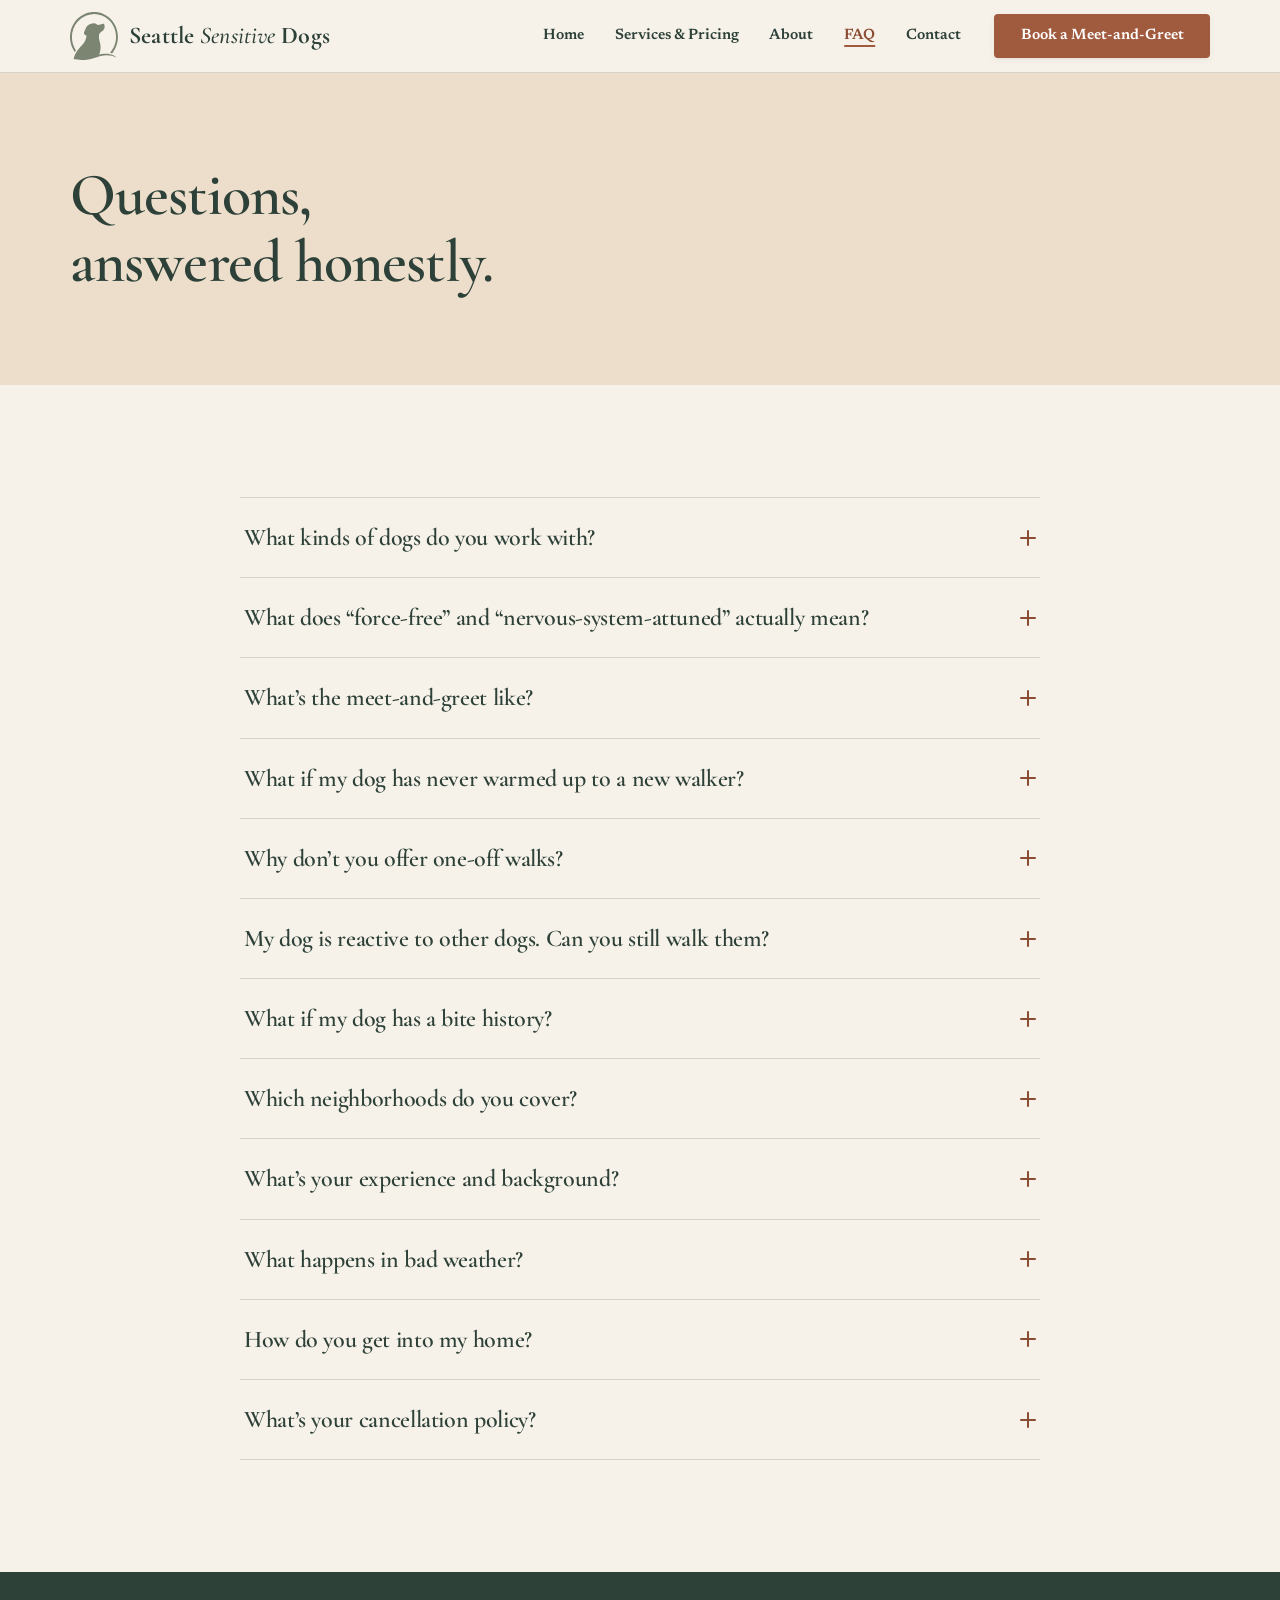
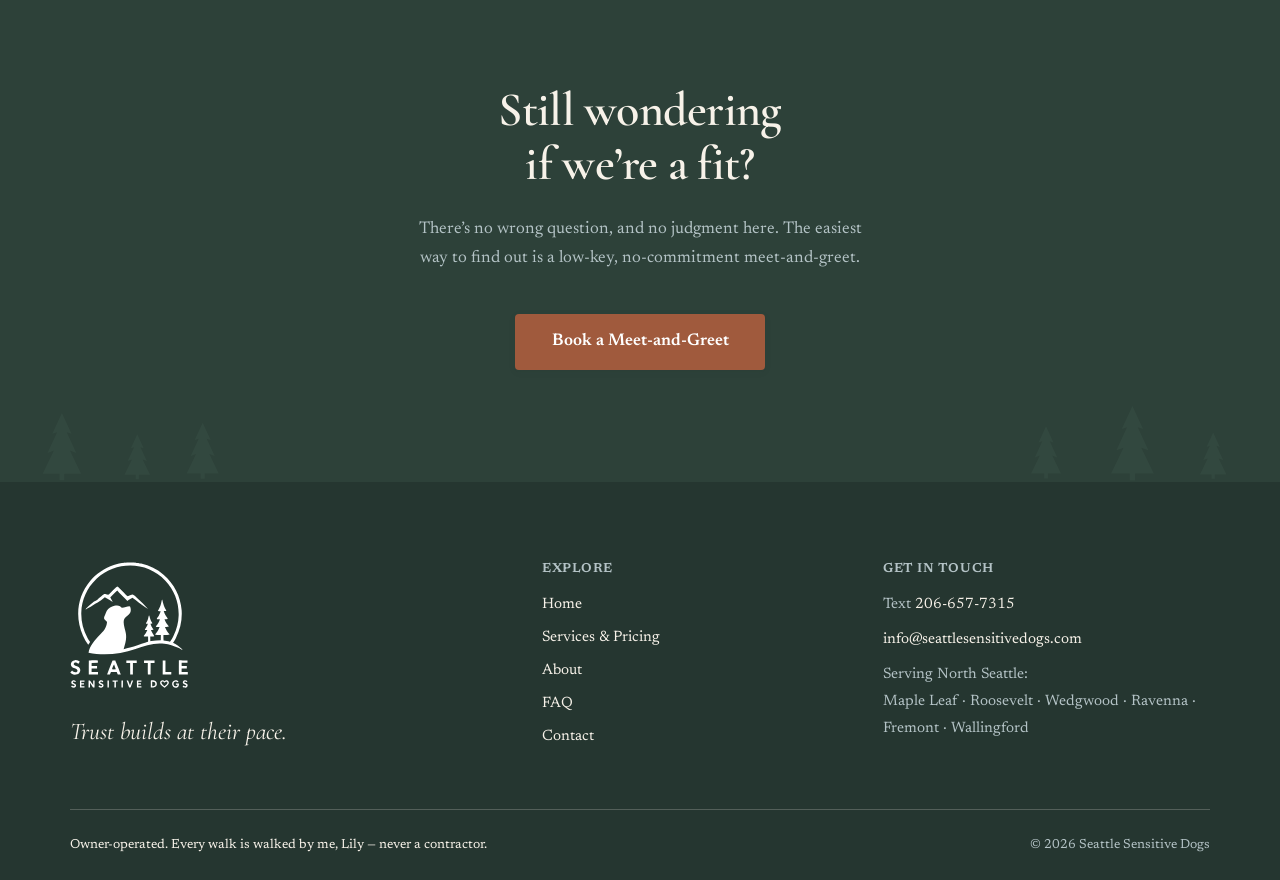
<file: faq.html>
<!DOCTYPE html>
<html lang="en">
<head>
  <meta charset="UTF-8">
  <meta name="viewport" content="width=device-width, initial-scale=1">
  <title>FAQ | Seattle Sensitive Dogs</title>
  <meta name="description" content="Honest answers about force-free walks for fearful, reactive, and sensitive dogs in North Seattle — the meet-and-greet, weekly rhythm, neighborhoods, and more.">

  <!-- Favicons -->
  <link rel="icon" href="./favicon.ico" sizes="any">
  <link rel="icon" type="image/svg+xml" href="./images/favicon.svg">
  <link rel="icon" type="image/png" sizes="32x32" href="./images/favicon-32.png">

  <!-- Fonts: Cormorant Garamond (display, Lily's pick) + Newsreader (body serif) -->
  <link rel="preconnect" href="https://fonts.googleapis.com">
  <link rel="preconnect" href="https://fonts.gstatic.com" crossorigin>
  <link rel="stylesheet" href="https://fonts.googleapis.com/css2?family=Cormorant+Garamond:ital,wght@0,400..700;1,400..700&family=Newsreader:ital,opsz,wght@0,6..72,400..700;1,6..72,400..700&display=swap">

  <link rel="stylesheet" href="./css/styles.css">

  <!-- SEO -->
  <link rel="canonical" href="https://seattlesensitivedogs.com/faq.html">
  <meta name="robots" content="index, follow">
  <meta property="og:type" content="website">
  <meta property="og:site_name" content="Seattle Sensitive Dogs">
  <meta property="og:title" content="FAQ | Seattle Sensitive Dogs">
  <meta property="og:description" content="Honest answers about force-free dog walking for fearful and reactive dogs in North Seattle — the meet-and-greet, weekly walks, reactivity, weather, and more.">
  <meta property="og:url" content="https://seattlesensitivedogs.com/faq.html">
  <meta property="og:image" content="https://seattlesensitivedogs.com/images/og-thumbnail-512.png">
  <meta name="twitter:card" content="summary_large_image">
  <meta name="twitter:title" content="FAQ | Seattle Sensitive Dogs">
  <meta name="twitter:description" content="Honest answers about force-free dog walking for sensitive dogs in North Seattle.">
  <meta name="twitter:image" content="https://seattlesensitivedogs.com/images/og-thumbnail-512.png">
  <!-- NOTE: This FAQPage structured data must stay in sync with the visible Q&A above. If you edit an answer on the page, update it here too. -->
  <script type="application/ld+json">
{
  "@context": "https://schema.org",
  "@type": "FAQPage",
  "mainEntity": [
    {
      "@type": "Question",
      "name": "What kinds of dogs do you work with?",
      "acceptedAnswer": {
        "@type": "Answer",
        "text": "Sensitive, shy, anxious, fearful, reactive, or misunderstood dogs of all sizes. Maybe other walkers have been scared of your dog, unable to connect, or you’ve had bad experiences before. If so, I’m your gal."
      }
    },
    {
      "@type": "Question",
      "name": "What does “force-free” and “nervous-system-attuned” actually mean?",
      "acceptedAnswer": {
        "@type": "Answer",
        "text": "Force-free means I never use pain, fear, or intimidation: no prong or shock collars, no leash corrections, no dragging a scared dog past something terrifying. Nervous-system-attuned means I read your dog’s stress signals in real time and adjust the walk as we go: the route, the pace, how much space we leave around whatever worries them. The goal is to keep them in the zone where they feel safe enough to take things in and enjoy the walk."
      }
    },
    {
      "@type": "Question",
      "name": "What’s the meet-and-greet like?",
      "acceptedAnswer": {
        "@type": "Answer",
        "text": "Low-key. We meet somewhere calm and neutral, on your dog's terms, and see how everyone feels. Some dogs take the whole 30 minutes just deciding whether to sniff me, and that is completely fine. No long-term commitment required."
      }
    },
    {
      "@type": "Question",
      "name": "What if my dog has never warmed up to a new walker?",
      "acceptedAnswer": {
        "@type": "Answer",
        "text": "Totally okay. We go as slowly as they need. Trust builds at their pace, and we let it take the time it takes. Some dogs settle in about ten days; others need three weeks or more. It varies by the dog, and patience is what makes it work."
      }
    },
    {
      "@type": "Question",
      "name": "Why don’t you offer one-off walks?",
      "acceptedAnswer": {
        "@type": "Answer",
        "text": "Because they don’t work for sensitive dogs. A fearful dog meeting a new person once gains nothing and may lose ground. Weekly rhythm with the same trusted person is how these dogs actually make progress. It’s the difference between an interruption in their day and a relationship in their life."
      }
    },
    {
      "@type": "Question",
      "name": "My dog is reactive to other dogs. Can you still walk them?",
      "acceptedAnswer": {
        "@type": "Answer",
        "text": "Very likely yes. Dog-reactive dogs are a big part of my practice. All walks are solo (never group) and I choose routes and times that keep your dog under threshold, building their confidence at a distance they can handle. Reactive work depends on commitment, though: real progress needs a steady weekly rhythm, so it's best for pet parents ready to invest the time. If your dog ever needs more than walks can offer, I'll tell you and point you toward a trusted behavior specialist."
      }
    },
    {
      "@type": "Question",
      "name": "What if my dog has a bite history?",
      "acceptedAnswer": {
        "@type": "Answer",
        "text": "Welcome here, without judgment. A bite in the past usually says more about a moment a dog was overwhelmed than about who they are. Tell me about it honestly so I can keep everyone safe and set your dog up to succeed."
      }
    },
    {
      "@type": "Question",
      "name": "Which neighborhoods do you cover?",
      "acceptedAnswer": {
        "@type": "Answer",
        "text": "Maple Leaf, Roosevelt, Wedgwood, Ravenna, Fremont, and Wallingford in North Seattle. On the edge of one of those? Just ask and I’ll tell you honestly whether I can make the schedule work."
      }
    },
    {
      "@type": "Question",
      "name": "What’s your experience and background?",
      "acceptedAnswer": {
        "@type": "Answer",
        "text": "More than ten years with fearful, reactive, and anxious dogs, from reactive-dog training programs in the Midwest to a practice built entirely around sensitive dogs here in Seattle. I work force-free and I’m always glad to share my full background, references, and how I’d approach your dog directly with you before you book."
      }
    },
    {
      "@type": "Question",
      "name": "What happens in bad weather?",
      "acceptedAnswer": {
        "@type": "Answer",
        "text": "Seattle drizzle? We still head out, always within your dog’s tolerance. In genuinely unsafe conditions like ice, extreme heat, or smoke, we work indoors at your home instead: decompression, trust, and training skills matter more than mileage. If that isn’t possible, we reschedule. Your dog’s safety always comes first."
      }
    },
    {
      "@type": "Question",
      "name": "How do you get into my home?",
      "acceptedAnswer": {
        "@type": "Answer",
        "text": "Most clients use a lockbox or door code; I treat keys and codes with bank-level care."
      }
    },
    {
      "@type": "Question",
      "name": "What’s your cancellation policy?",
      "acceptedAnswer": {
        "@type": "Answer",
        "text": "Life happens. Give me 24 hours’ notice and there’s no charge; same-day cancellations are billed at half rate. If I ever have to cancel, that walk is free to reschedule and I’ll give you as much notice as humanly possible."
      }
    }
  ]
}
  </script>
  <!-- /SEO -->
</head>
<body>

  <a class="skip-link" href="#main">Skip to main content</a>

  <!-- ================================================================
       SITE HEADER — shared shell. Copy this whole <header> verbatim
       into every page. The ONLY per-page change: move class "is-active"
       and aria-current="page" to the link for the current page.
       BOOKING_URL: currently contact page; swap all .js-booking-cta
       hrefs when Stripe link exists.
  ================================================================= -->
  <header class="site-header">
    <div class="container site-header__inner">
      <a class="brand" href="./index.html" aria-label="Seattle Sensitive Dogs — home">
        <img class="brand__mark" src="./images/logo-mark.svg" alt="" width="44" height="43">
        <span class="brand__name">Seattle <em>Sensitive</em> Dogs</span>
      </a>

      <button class="nav-toggle" aria-expanded="false" aria-controls="site-nav">
        <span class="visually-hidden">Menu</span>
        <span class="nav-toggle__bar" aria-hidden="true"></span>
        <span class="nav-toggle__bar" aria-hidden="true"></span>
      </button>

      <nav class="site-nav" id="site-nav" aria-label="Primary">
        <ul class="site-nav__list">
          <li><a href="./index.html">Home</a></li>
          <li><a href="./services.html">Services &amp; Pricing</a></li>
          <li><a href="./about.html">About</a></li>
          <li><a href="./faq.html" class="is-active" aria-current="page">FAQ</a></li>
          <li><a href="./contact.html">Contact</a></li>
        </ul>
        <a class="btn btn-primary site-nav__cta js-booking-cta" href="./contact.html">Book a Meet-and-Greet</a>
      </nav>
    </div>
  </header>

  <main id="main">

    <!-- ============================================================
         INTERIOR HERO
    ============================================================= -->
    <section class="page-hero">
      <div class="container">
        <h1>Questions, answered honestly.</h1>
      </div>
    </section>

    <!-- ============================================================
         FAQ ACCORDION — native <details>; js/main.js animates it.
    ============================================================= -->
    <section class="section">
      <div class="container container--narrow">
        <div class="faq-list">

          <details class="faq-item">
            <summary><h2 class="faq-item__q">What kinds of dogs do you work with?</h2><span class="faq-item__icon" aria-hidden="true"></span></summary>
            <div class="faq-item__a">
              <p>Sensitive, shy, anxious, fearful, reactive, or misunderstood dogs of all sizes. Maybe other walkers have been scared of your dog, unable to connect, or you’ve had bad experiences before. If so, I’m your gal.</p>
            </div>
          </details>

          <details class="faq-item">
            <summary><h2 class="faq-item__q">What does &ldquo;force-free&rdquo; and &ldquo;nervous-system-attuned&rdquo; actually mean?</h2><span class="faq-item__icon" aria-hidden="true"></span></summary>
            <div class="faq-item__a">
              <p>Force-free means I never use pain, fear, or intimidation: no prong or shock collars, no leash corrections, no dragging a scared dog past something terrifying. Nervous-system-attuned means I read your dog’s stress signals in real time and adjust the walk as we go: the route, the pace, how much space we leave around whatever worries them. The goal is to keep them in the zone where they feel safe enough to take things in and enjoy the walk.</p>
            </div>
          </details>

          <details class="faq-item">
            <summary><h2 class="faq-item__q">What&rsquo;s the meet-and-greet like?</h2><span class="faq-item__icon" aria-hidden="true"></span></summary>
            <div class="faq-item__a">
              <p>Low-key. We meet somewhere calm and neutral, on your dog's terms, and see how everyone feels. Some dogs take the whole 30 minutes just deciding whether to sniff me, and that is completely fine. No long-term commitment required.</p>
            </div>
          </details>

          <details class="faq-item">
            <summary><h2 class="faq-item__q">What if my dog has never warmed up to a new walker?</h2><span class="faq-item__icon" aria-hidden="true"></span></summary>
            <div class="faq-item__a">
              <p>Totally okay. We go as slowly as they need. Trust builds at their pace, and we let it take the time it takes. Some dogs settle in about ten days; others need three weeks or more. It varies by the dog, and patience is what makes it work.</p>
            </div>
          </details>

          <details class="faq-item">
            <summary><h2 class="faq-item__q">Why don&rsquo;t you offer one-off walks?</h2><span class="faq-item__icon" aria-hidden="true"></span></summary>
            <div class="faq-item__a">
              <p>Because they don’t work for sensitive dogs. A fearful dog meeting a new person once gains nothing and may lose ground. Weekly rhythm with the same trusted person is how these dogs actually make progress. It’s the difference between an interruption in their day and a relationship in their life.</p>
            </div>
          </details>

          <details class="faq-item">
            <summary><h2 class="faq-item__q">My dog is reactive to other dogs. Can you still walk them?</h2><span class="faq-item__icon" aria-hidden="true"></span></summary>
            <div class="faq-item__a">
              <p>Very likely yes. Dog-reactive dogs are a big part of my practice. All walks are solo (never group) and I choose routes and times that keep your dog under threshold, building their confidence at a distance they can handle. Reactive work depends on commitment, though: real progress needs a steady weekly rhythm, so it's best for pet parents ready to invest the time. If your dog ever needs more than walks can offer, I'll tell you and point you toward a trusted behavior specialist.</p>
            </div>
          </details>

            <details class="faq-item">
            <summary><h2 class="faq-item__q">What if my dog has a bite history?</h2><span class="faq-item__icon" aria-hidden="true"></span></summary>
            <div class="faq-item__a">
              <p>Welcome here, without judgment. A bite in the past usually says more about a moment a dog was overwhelmed than about who they are. Tell me about it honestly so I can keep everyone safe and set your dog up to succeed.</p>
            </div>
          </details>

          <details class="faq-item">
            <summary><h2 class="faq-item__q">Which neighborhoods do you cover?</h2><span class="faq-item__icon" aria-hidden="true"></span></summary>
            <div class="faq-item__a">
              <p>Maple Leaf, Roosevelt, Wedgwood, Ravenna, Fremont, and Wallingford in North Seattle. On the edge of one of those? Just ask and I’ll tell you honestly whether I can make the schedule work.</p>
            </div>
          </details>

          <details class="faq-item">
            <summary><h2 class="faq-item__q">What’s your experience and background?</h2><span class="faq-item__icon" aria-hidden="true"></span></summary>
            <div class="faq-item__a">
              <p>More than ten years with fearful, reactive, and anxious dogs, from reactive-dog training programs in the Midwest to a practice built entirely around sensitive dogs here in Seattle. I work force-free and I’m always glad to share my full background, references, and how I’d approach your dog directly with you before you book.</p>
            </div>
          </details>

          <details class="faq-item">
            <summary><h2 class="faq-item__q">What happens in bad weather?</h2><span class="faq-item__icon" aria-hidden="true"></span></summary>
            <!-- DRAFT-REVIEW: bad-weather policy — Lily to confirm. -->
            <div class="faq-item__a">
              <p>Seattle drizzle? We still head out, always within your dog’s tolerance. In genuinely unsafe conditions like ice, extreme heat, or smoke, we work indoors at your home instead: decompression, trust, and training skills matter more than mileage. If that isn’t possible, we reschedule. Your dog’s safety always comes first.</p>
            </div>
          </details>

          <details class="faq-item">
            <summary><h2 class="faq-item__q">How do you get into my home?</h2><span class="faq-item__icon" aria-hidden="true"></span></summary>
            <!-- DRAFT-REVIEW: home-access policy — Lily to confirm. -->
            <div class="faq-item__a">
              <p>Most clients use a lockbox or door code; I treat keys and codes with bank-level care.</p>
            </div>
          </details>

          <details class="faq-item">
            <summary><h2 class="faq-item__q">What&rsquo;s your cancellation policy?</h2><span class="faq-item__icon" aria-hidden="true"></span></summary>
            <!-- DRAFT-REVIEW: cancellation policy (incl. half-rate figure) — placeholder; Lily to confirm. -->
            <div class="faq-item__a">
              <p>Life happens. Give me 24 hours’ notice and there’s no charge; same-day cancellations are billed at half rate. If I ever have to cancel, that walk is free to reschedule and I’ll give you as much notice as humanly possible.</p>
            </div>
          </details>

        </div>
      </div>
    </section>

    <!-- ============================================================
         BOTTOM CTA BAND
    ============================================================= -->
    <section class="cta-band">
      <div class="container cta-band__inner">
        <h2>Still wondering if we&rsquo;re a fit?</h2>
        <p>There&rsquo;s no wrong question, and no judgment here. The easiest way to find out is a low-key, no-commitment meet-and-greet.</p>
        <a class="btn btn-primary btn--lg js-booking-cta" href="./contact.html">Book a Meet-and-Greet</a>
      </div>
      <svg class="cta-band__trees" viewBox="0 0 1440 96" preserveAspectRatio="xMidYMax meet" aria-hidden="true" focusable="false">
        <defs>
          <g id="fir-dark">
            <path d="M24 0 L36 26 L30 24 L42 50 L34 47 L48 76 L27 76 L27 84 L21 84 L21 76 L0 76 L14 47 L6 50 L18 24 L12 26 Z"/>
          </g>
        </defs>
        <g fill="#3a5147">
          <use href="#fir-dark" transform="translate(48,18) scale(0.9)"/>
          <use href="#fir-dark" transform="translate(140,42) scale(0.6)"/>
          <use href="#fir-dark" transform="translate(210,29) scale(0.75)"/>
          <use href="#fir-dark" transform="translate(1160,33) scale(0.7)"/>
          <use href="#fir-dark" transform="translate(1250,10)"/>
          <use href="#fir-dark" transform="translate(1350,40) scale(0.62)"/>
        </g>
      </svg>
    </section>

  </main>

  <!-- ================================================================
       SITE FOOTER — shared shell. Copy this whole <footer> verbatim
       into every page (no per-page changes needed).
  ================================================================= -->
  <footer class="site-footer">
    <div class="container">
      <div class="site-footer__grid">
        <div class="site-footer__brand">
          <img src="./images/logo-white.svg" alt="Seattle Sensitive Dogs" width="136" height="145">
          <p class="site-footer__tagline">Trust builds at their pace.</p>
          <!-- Credential badges: add PNGs to images/badges/ and uncomment as earned.
          <ul class="footer-badges" aria-label="Certifications">
            <li><img src="./images/badges/fear-free.png" alt="Fear Free Certified Professional" height="48"></li>
            <li><img src="./images/badges/red-cross-pet-first-aid.png" alt="Red Cross Pet First Aid and CPR" height="48"></li>
            <li><img src="./images/badges/force-free.png" alt="Force-Free" height="48"></li>
          </ul>
          -->
        </div>
        <nav class="site-footer__nav" aria-label="Footer">
          <h2>Explore</h2>
          <ul>
            <li><a href="./index.html">Home</a></li>
            <li><a href="./services.html">Services &amp; Pricing</a></li>
            <li><a href="./about.html">About</a></li>
            <li><a href="./faq.html">FAQ</a></li>
            <li><a href="./contact.html">Contact</a></li>
          </ul>
        </nav>
        <div class="site-footer__contact">
          <h2>Get in touch</h2>
          <p>Text <a href="tel:+12066577315">206-657-7315</a></p>
          <p><a href="mailto:info@seattlesensitivedogs.com">info@seattlesensitivedogs.com</a></p>
          <p class="site-footer__areas">Serving North Seattle:<br>Maple Leaf · Roosevelt · Wedgwood · Ravenna · Fremont · Wallingford</p>
        </div>
      </div>
      <div class="site-footer__legal">
        <p class="site-footer__honesty">Owner-operated. Every walk is walked by me, Lily &mdash; never a contractor.</p>
        <p>&copy; <span class="js-year">2026</span> Seattle Sensitive Dogs</p>
      </div>
    </div>
  </footer>

  <script src="./js/main.js"></script>
</body>
</html>
</file>
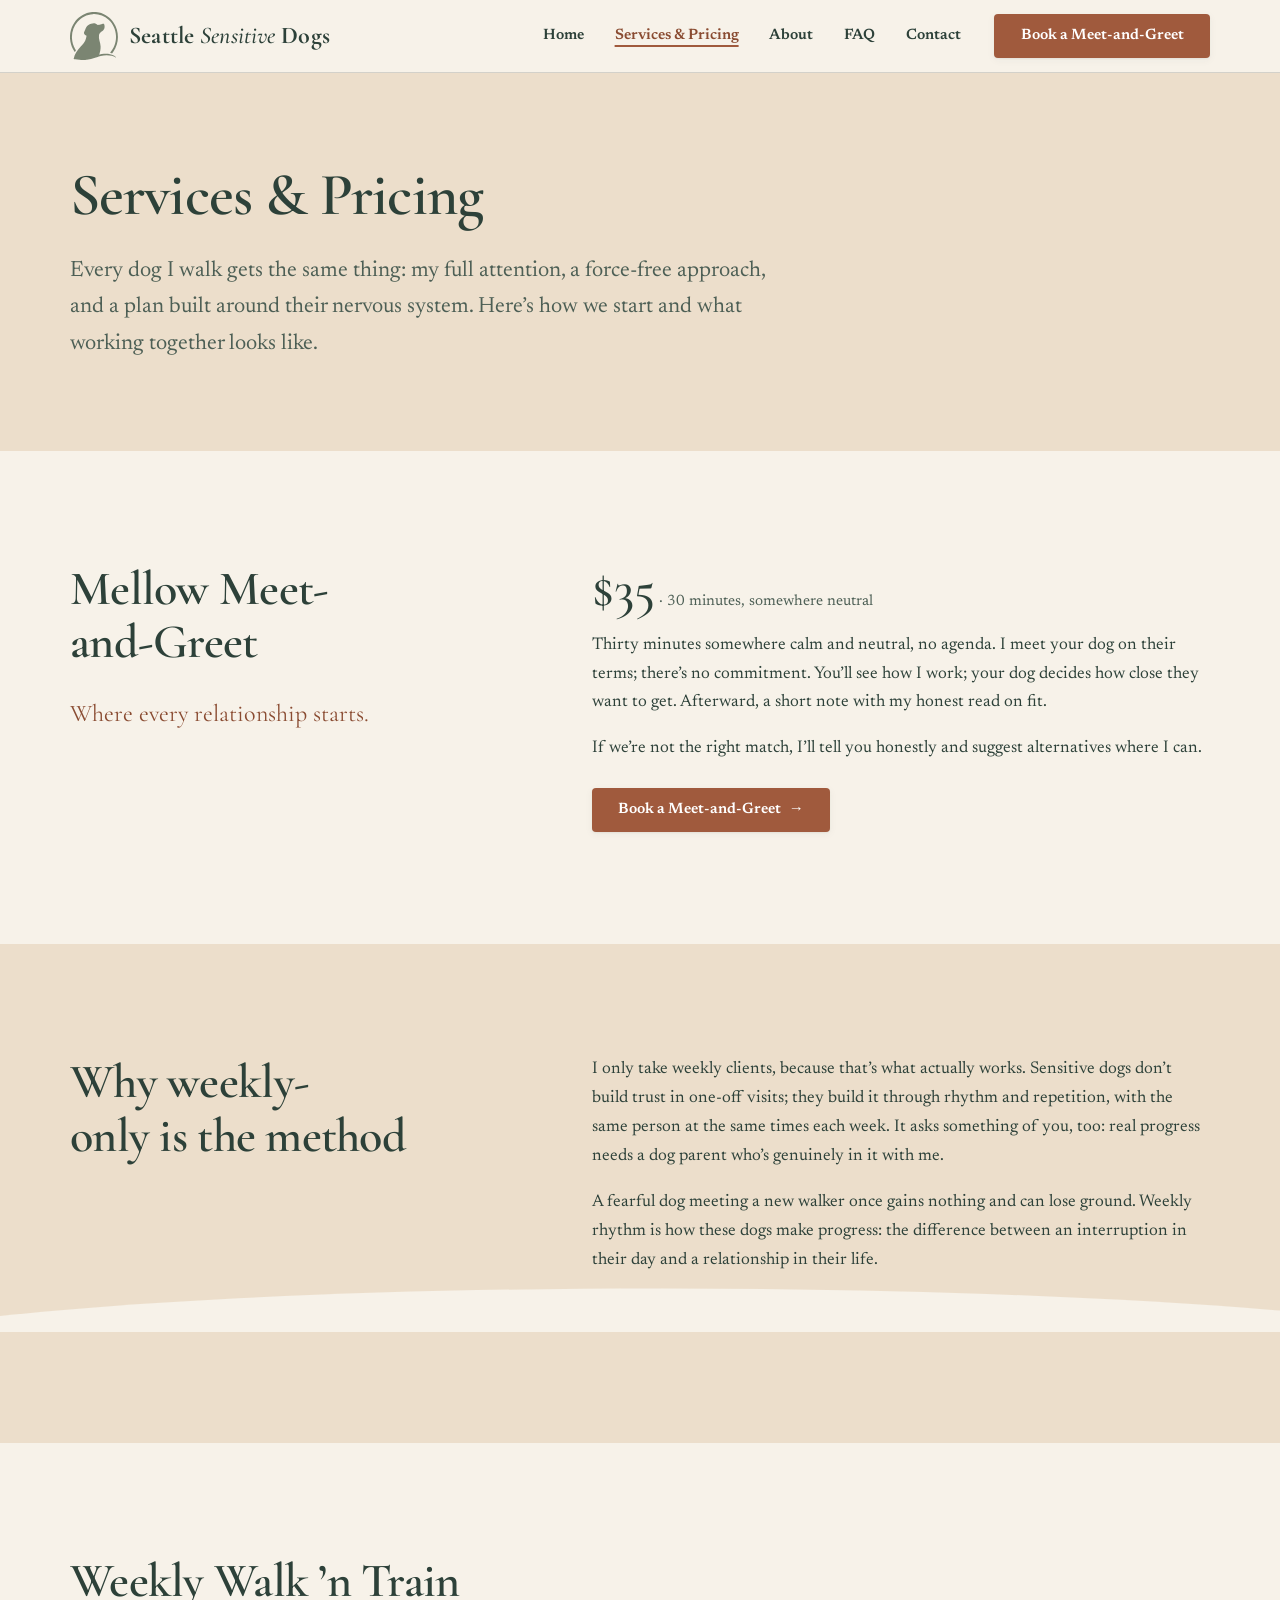
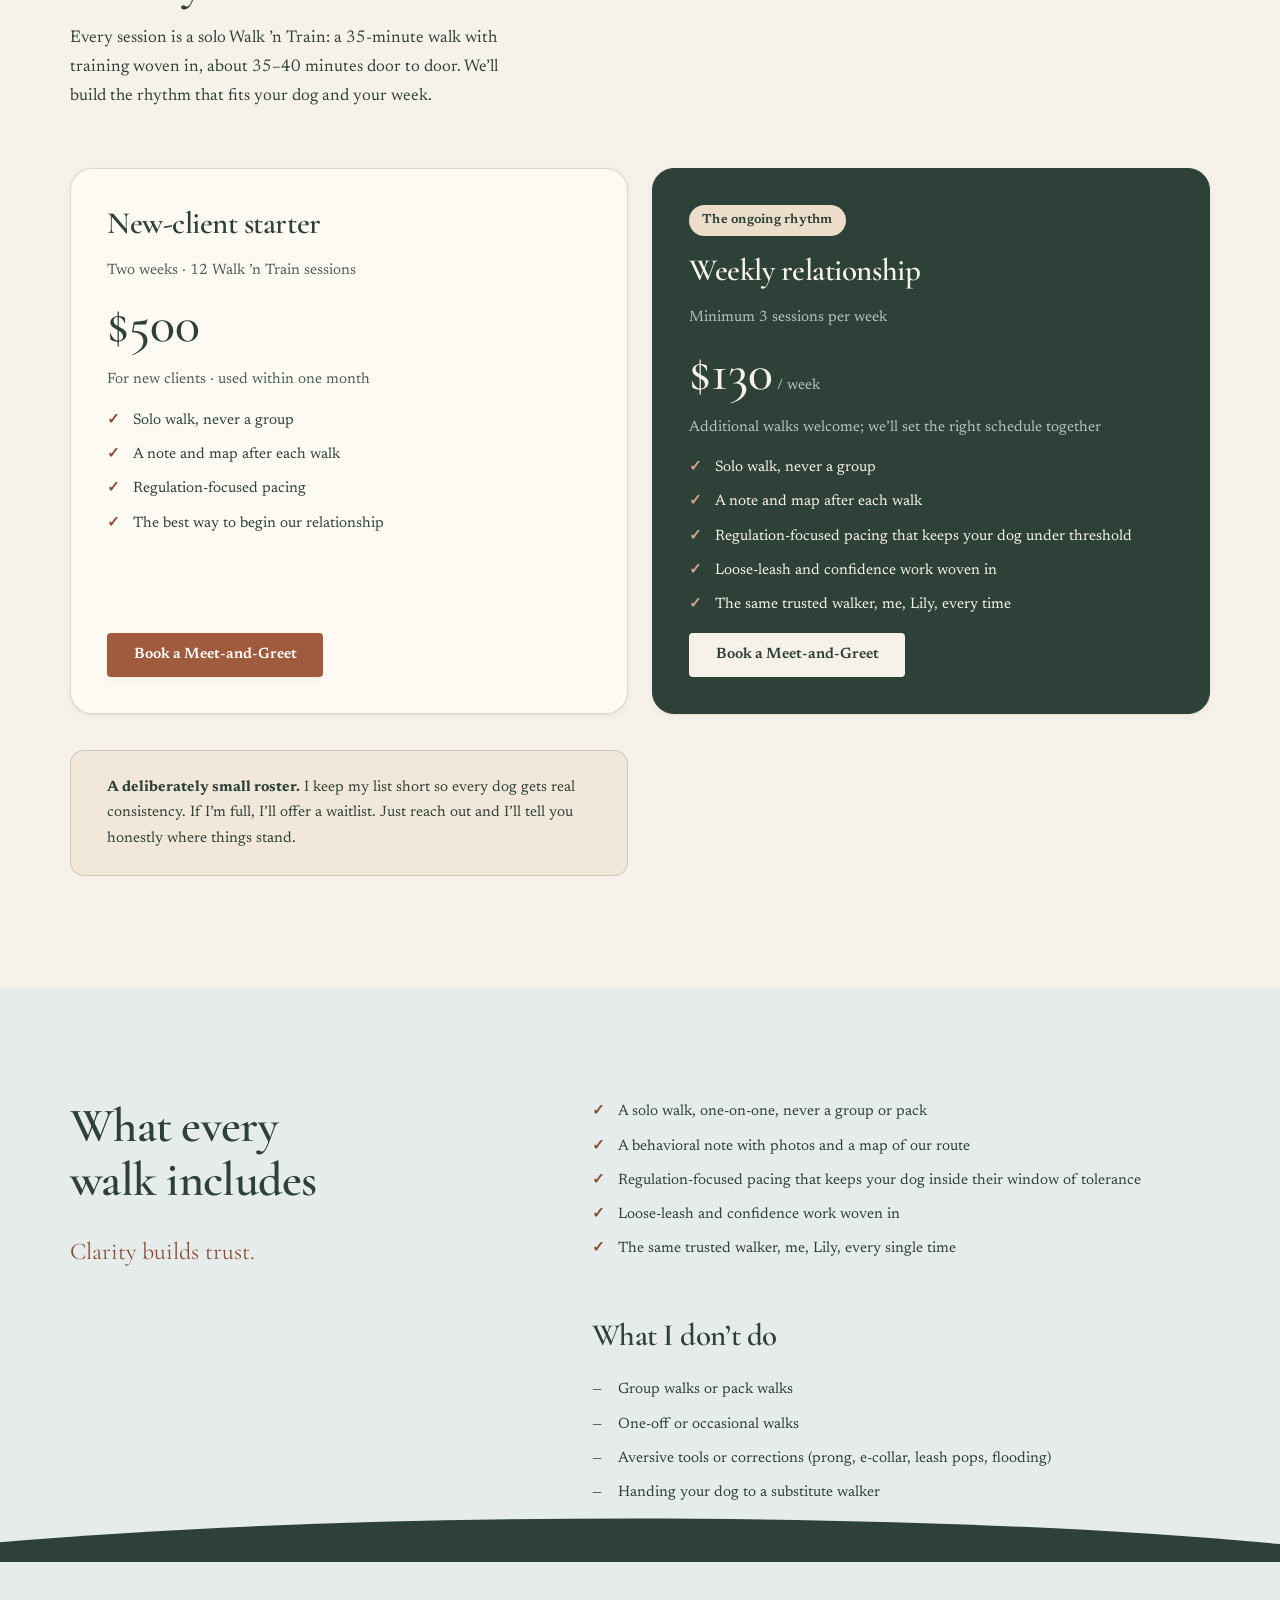
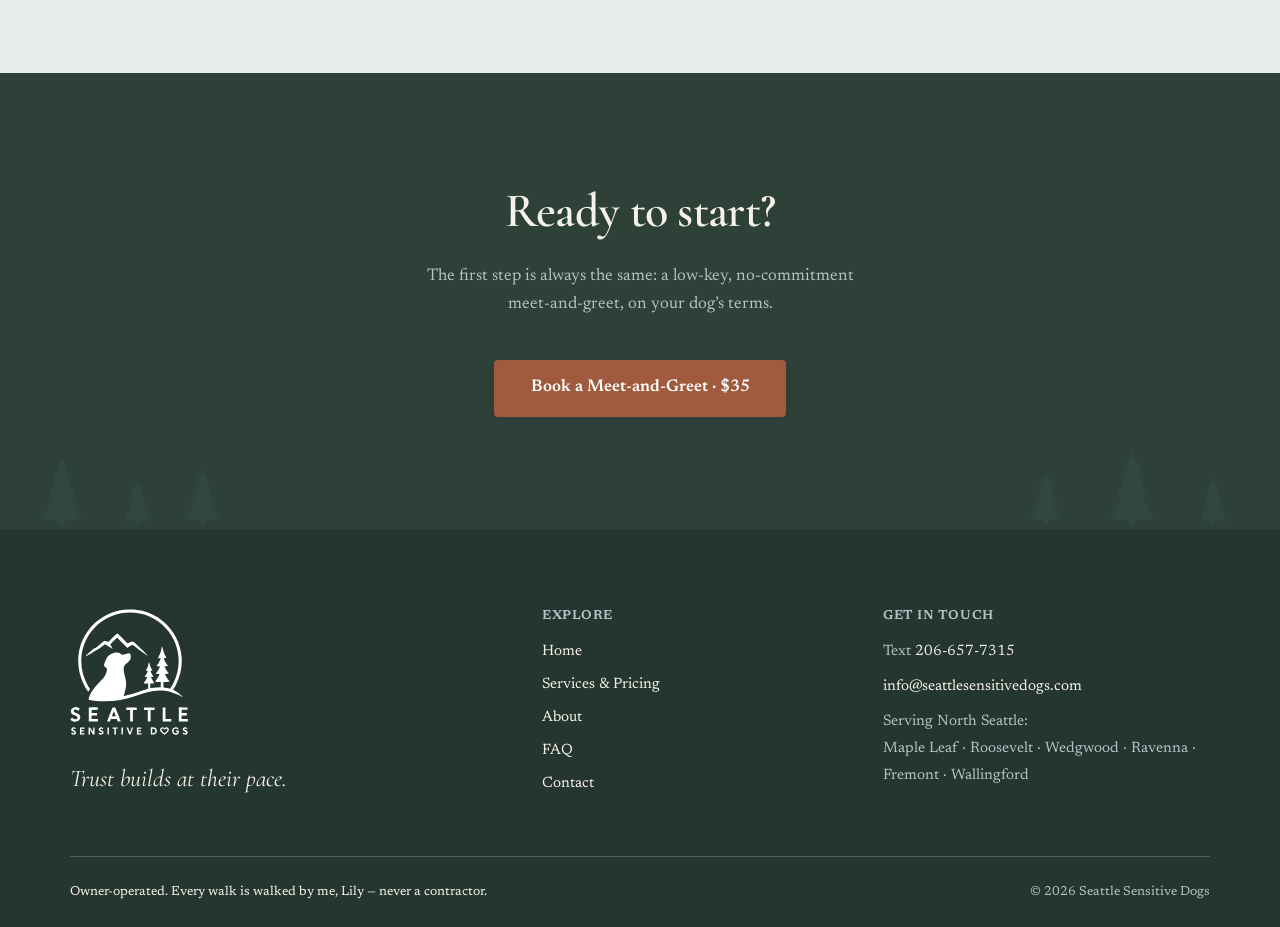
<file: services.html>
<!DOCTYPE html>
<html lang="en">
<head>
  <meta charset="UTF-8">
  <meta name="viewport" content="width=device-width, initial-scale=1">
  <title>Services &amp; Pricing | Seattle Sensitive Dogs</title>
  <meta name="description" content="Force-free walks for fearful and reactive dogs in North Seattle: a $35 meet-and-greet, then ongoing weekly solo walks built around your dog's nervous system.">

  <!-- Favicons -->
  <link rel="icon" href="./favicon.ico" sizes="any">
  <link rel="icon" type="image/svg+xml" href="./images/favicon.svg">
  <link rel="icon" type="image/png" sizes="32x32" href="./images/favicon-32.png">

  <!-- Fonts: Cormorant Garamond (display, Lily's pick) + Newsreader (body serif) -->
  <link rel="preconnect" href="https://fonts.googleapis.com">
  <link rel="preconnect" href="https://fonts.gstatic.com" crossorigin>
  <link rel="stylesheet" href="https://fonts.googleapis.com/css2?family=Cormorant+Garamond:ital,wght@0,400..700;1,400..700&family=Newsreader:ital,opsz,wght@0,6..72,400..700;1,6..72,400..700&display=swap">

  <link rel="stylesheet" href="./css/styles.css">

  <!-- SEO -->
  <link rel="canonical" href="https://seattlesensitivedogs.com/services.html">
  <meta name="robots" content="index, follow">
  <meta property="og:type" content="website">
  <meta property="og:site_name" content="Seattle Sensitive Dogs">
  <meta property="og:title" content="Services &amp; Pricing | Seattle Sensitive Dogs">
  <meta property="og:description" content="Force-free dog walking for sensitive dogs in North Seattle: a $35 Mellow Meet-and-Greet, then ongoing weekly solo walks built around your dog's nervous system.">
  <meta property="og:url" content="https://seattlesensitivedogs.com/services.html">
  <meta property="og:image" content="https://seattlesensitivedogs.com/images/og-thumbnail-512.png">
  <meta name="twitter:card" content="summary_large_image">
  <meta name="twitter:title" content="Services &amp; Pricing | Seattle Sensitive Dogs">
  <meta name="twitter:description" content="A $35 Mellow Meet-and-Greet, then ongoing weekly solo walks for fearful and reactive dogs in North Seattle.">
  <meta name="twitter:image" content="https://seattlesensitivedogs.com/images/og-thumbnail-512.png">
  <script type="application/ld+json">
  {
    "@context": "https://schema.org",
    "@type": "Service",
    "serviceType": "Force-free dog walking for sensitive dogs",
    "provider": { "@id": "https://seattlesensitivedogs.com/#business" },
    "areaServed": [
      { "@type": "Place", "name": "Maple Leaf, Seattle, WA" },
      { "@type": "Place", "name": "Roosevelt, Seattle, WA" },
      { "@type": "Place", "name": "Wedgwood, Seattle, WA" },
      { "@type": "Place", "name": "Ravenna, Seattle, WA" },
      { "@type": "Place", "name": "Fremont, Seattle, WA" },
      { "@type": "Place", "name": "Wallingford, Seattle, WA" }
    ],
    "hasOfferCatalog": {
      "@type": "OfferCatalog",
      "name": "Dog walking services",
      "itemListElement": [
        {
          "@type": "Offer",
          "name": "Mellow Meet-and-Greet",
          "description": "A 30-minute, no-commitment first meeting in a calm, neutral spot where your dog sets the pace.",
          "price": "35.00",
          "priceCurrency": "USD"
        },
        {
          "@type": "Offer",
          "name": "New-client starter",
          "description": "Twelve solo Walk 'n Train sessions for new clients, to be used within one month. Each session is a 35-minute walk with training woven in.",
          "price": "500.00",
          "priceCurrency": "USD"
        },
        {
          "@type": "Offer",
          "name": "Ongoing weekly walks",
          "description": "Ongoing solo Walk 'n Train sessions, minimum three per week, billed weekly. Each session is a 35-minute walk with training woven in, about 35-40 minutes door to door.",
          "price": "130.00",
          "priceCurrency": "USD",
          "priceSpecification": {
            "@type": "UnitPriceSpecification",
            "price": "130.00",
            "priceCurrency": "USD",
            "unitText": "WEEK"
          }
        }
      ]
    }
  }
  </script>
  <!-- /SEO -->
</head>
<body>

  <a class="skip-link" href="#main">Skip to main content</a>

  <!-- ================================================================
       SITE HEADER — shared shell. Copy this whole <header> verbatim
       into every page. The ONLY per-page change: move class "is-active"
       and aria-current="page" to the link for the current page.
       BOOKING_URL: currently contact page; swap all .js-booking-cta
       hrefs when Stripe link exists.
  ================================================================= -->
  <header class="site-header">
    <div class="container site-header__inner">
      <a class="brand" href="./index.html" aria-label="Seattle Sensitive Dogs — home">
        <img class="brand__mark" src="./images/logo-mark.svg" alt="" width="44" height="43">
        <span class="brand__name">Seattle <em>Sensitive</em> Dogs</span>
      </a>

      <button class="nav-toggle" aria-expanded="false" aria-controls="site-nav">
        <span class="visually-hidden">Menu</span>
        <span class="nav-toggle__bar" aria-hidden="true"></span>
        <span class="nav-toggle__bar" aria-hidden="true"></span>
      </button>

      <nav class="site-nav" id="site-nav" aria-label="Primary">
        <ul class="site-nav__list">
          <li><a href="./index.html">Home</a></li>
          <li><a href="./services.html" class="is-active" aria-current="page">Services &amp; Pricing</a></li>
          <li><a href="./about.html">About</a></li>
          <li><a href="./faq.html">FAQ</a></li>
          <li><a href="./contact.html">Contact</a></li>
        </ul>
        <a class="btn btn-primary site-nav__cta js-booking-cta" href="./contact.html">Book a Meet-and-Greet</a>
      </nav>
    </div>
  </header>

  <main id="main">

    <!-- ============================================================
         INTERIOR PAGE HERO
    ============================================================= -->
    <section class="page-hero">
      <div class="container">
        <h1>Services &amp; Pricing</h1>
        <p class="lede">Every dog I walk gets the same thing: my full attention, a force-free approach, and a plan built around their nervous system. Here&rsquo;s how we start and what working together looks like.</p>
      </div>
    </section>

    <!-- ============================================================
         MELLOW MEET-AND-GREET
    ============================================================= -->
    <section class="section">
      <div class="container split">
        <div class="split__rail">
          <h2>Mellow Meet-and-Greet</h2>
          <p class="flourish" style="margin-top: var(--space-m)">Where every relationship starts.</p>
        </div>
        <div class="prose reveal">
          <p class="price-card__amount" style="margin-bottom: var(--space-s)">$35<span class="price-card__per"> · 30 minutes, somewhere neutral</span></p>
          <p>Thirty minutes somewhere calm and neutral, no agenda. I meet your dog on their terms; there&rsquo;s no commitment. You&rsquo;ll see how I work; your dog decides how close they want to get. Afterward, a short note with my honest read on fit.</p>
          <p>If we&rsquo;re not the right match, I&rsquo;ll tell you honestly and suggest alternatives where I can.</p>
          <a class="btn btn-primary js-booking-cta" href="./contact.html" style="margin-top: var(--space-m)">Book a Meet-and-Greet <span class="arrow" aria-hidden="true">&rarr;</span></a>
        </div>
      </div>
    </section>

    <!-- ============================================================
         WHY WEEKLY ONLY IS THE METHOD
    ============================================================= -->
    <section class="section section--divided surface-cream">
      <div class="container split">
        <div class="split__rail">
          <h2>Why weekly-only is the method</h2>
        </div>
        <div class="prose reveal">
          <p>I only take weekly clients, because that&rsquo;s what actually works. Sensitive dogs don&rsquo;t build trust in one-off visits; they build it through rhythm and repetition, with the same person at the same times each week. It asks something of you, too: real progress needs a dog parent who&rsquo;s genuinely in it with me.</p>
          <p>A fearful dog meeting a new walker once gains nothing and can lose ground. Weekly rhythm is how these dogs make progress: the difference between an interruption in their day and a relationship in their life.</p>
        </div>
      </div>
      <!-- Curve into the pricing (off-white) section -->
      <svg class="hill-divider" viewBox="0 0 1440 64" preserveAspectRatio="none" aria-hidden="true" focusable="false">
        <path style="fill: var(--bg)" d="M0 64 L0 46 C360 8 1000 4 1440 40 L1440 64 Z"/>
      </svg>
    </section>

    <!-- ============================================================
         WEEKLY WALK PARTNERSHIPS — pricing tiers
    ============================================================= -->
    <section class="section">
      <div class="container">
        <div class="section-heading">
          <h2>Weekly Walk &rsquo;n Train</h2>
          <p>Every session is a solo Walk &rsquo;n Train: a 35-minute walk with training woven in, about 35&ndash;40 minutes door to door. We&rsquo;ll build the rhythm that fits your dog and your week.</p>
        </div>

        <div class="pricing-grid">
          <article class="price-card reveal">
            <h3>New-client starter</h3>
            <p class="price-card__meta">Two weeks &middot; 12 Walk &rsquo;n Train sessions</p>
            <p class="price-card__amount">$500</p>
            <p class="price-card__note">For new clients &middot; used within one month</p>
            <ul class="check-list">
              <li>Solo walk, never a group</li>
              <li>A note and map after each walk</li>
              <li>Regulation-focused pacing</li>
              <li>The best way to begin our relationship</li>
            </ul>
            <a class="btn btn-primary js-booking-cta" href="./contact.html">Book a Meet-and-Greet</a>
          </article>

          <article class="price-card price-card--featured reveal">
            <p class="price-card__tag">The ongoing rhythm</p>
            <h3>Weekly relationship</h3>
            <p class="price-card__meta">Minimum 3 sessions per week</p>
            <p class="price-card__amount">$130<span class="price-card__per"> / week</span></p>
            <p class="price-card__note">Additional walks welcome; we&rsquo;ll set the right schedule together</p>
            <ul class="check-list">
              <li>Solo walk, never a group</li>
              <li>A note and map after each walk</li>
              <li>Regulation-focused pacing that keeps your dog under threshold</li>
              <li>Loose-leash and confidence work woven in</li>
              <li>The same trusted walker, me, Lily, every time</li>
            </ul>
            <a class="btn btn-light js-booking-cta" href="./contact.html">Book a Meet-and-Greet</a>
          </article>
        </div>

        <p class="notice" style="margin-top: var(--space-l)"><strong>A deliberately small roster.</strong> I keep my list short so every dog gets real consistency. If I&rsquo;m full, I&rsquo;ll offer a waitlist. Just reach out and I&rsquo;ll tell you honestly where things stand.</p>
      </div>
    </section>

    <!-- ============================================================
         WHAT EVERY WALK INCLUDES  +  WHAT I DON'T DO
    ============================================================= -->
    <section class="section section--divided surface-mist">
      <div class="container split">
        <div class="split__rail">
          <h2>What every walk includes</h2>
          <p class="flourish" style="margin-top: var(--space-m)">Clarity builds trust.</p>
        </div>
        <div class="reveal">
          <ul class="check-list">
            <li>A solo walk, one-on-one, never a group or pack</li>
            <li>A behavioral note with photos and a map of our route</li>
            <li>Regulation-focused pacing that keeps your dog inside their window of tolerance</li>
            <li>Loose-leash and confidence work woven in</li>
            <li>The same trusted walker, me, Lily, every single time</li>
          </ul>

          <h3 style="margin-top: var(--space-xl); margin-bottom: var(--space-m)">What I don&rsquo;t do</h3>
          <ul class="cross-list">
            <li>Group walks or pack walks</li>
            <li>One-off or occasional walks</li>
            <li>Aversive tools or corrections (prong, e-collar, leash pops, flooding)</li>
            <li>Handing your dog to a substitute walker</li>
          </ul>
        </div>
      </div>
      <!-- Curve into the forest CTA band -->
      <svg class="hill-divider" viewBox="0 0 1440 64" preserveAspectRatio="none" aria-hidden="true" focusable="false">
        <path style="fill: var(--forest)" d="M0 64 L0 42 C440 4 1060 8 1440 44 L1440 64 Z"/>
      </svg>
    </section>

    <!-- ============================================================
         BOTTOM CTA BAND
    ============================================================= -->
    <section class="cta-band">
      <div class="container cta-band__inner">
        <h2>Ready to start?</h2>
        <p>The first step is always the same: a low-key, no-commitment meet-and-greet, on your dog&rsquo;s terms.</p>
        <a class="btn btn-primary btn--lg js-booking-cta" href="./contact.html">Book a Meet-and-Greet &middot; $35</a>
      </div>
      <svg class="cta-band__trees" viewBox="0 0 1440 96" preserveAspectRatio="xMidYMax meet" aria-hidden="true" focusable="false">
        <defs>
          <g id="fir-dark">
            <path d="M24 0 L36 26 L30 24 L42 50 L34 47 L48 76 L27 76 L27 84 L21 84 L21 76 L0 76 L14 47 L6 50 L18 24 L12 26 Z"/>
          </g>
        </defs>
        <g fill="#3a5147">
          <use href="#fir-dark" transform="translate(48,18) scale(0.9)"/>
          <use href="#fir-dark" transform="translate(140,42) scale(0.6)"/>
          <use href="#fir-dark" transform="translate(210,29) scale(0.75)"/>
          <use href="#fir-dark" transform="translate(1160,33) scale(0.7)"/>
          <use href="#fir-dark" transform="translate(1250,10)"/>
          <use href="#fir-dark" transform="translate(1350,40) scale(0.62)"/>
        </g>
      </svg>
    </section>

  </main>

  <!-- ================================================================
       SITE FOOTER — shared shell. Copy this whole <footer> verbatim
       into every page (no per-page changes needed).
  ================================================================= -->
  <footer class="site-footer">
    <div class="container">
      <div class="site-footer__grid">
        <div class="site-footer__brand">
          <img src="./images/logo-white.svg" alt="Seattle Sensitive Dogs" width="136" height="145">
          <p class="site-footer__tagline">Trust builds at their pace.</p>
          <!-- Credential badges: add PNGs to images/badges/ and uncomment as earned.
          <ul class="footer-badges" aria-label="Certifications">
            <li><img src="./images/badges/fear-free.png" alt="Fear Free Certified Professional" height="48"></li>
            <li><img src="./images/badges/red-cross-pet-first-aid.png" alt="Red Cross Pet First Aid and CPR" height="48"></li>
            <li><img src="./images/badges/force-free.png" alt="Force-Free" height="48"></li>
          </ul>
          -->
        </div>
        <nav class="site-footer__nav" aria-label="Footer">
          <h2>Explore</h2>
          <ul>
            <li><a href="./index.html">Home</a></li>
            <li><a href="./services.html">Services &amp; Pricing</a></li>
            <li><a href="./about.html">About</a></li>
            <li><a href="./faq.html">FAQ</a></li>
            <li><a href="./contact.html">Contact</a></li>
          </ul>
        </nav>
        <div class="site-footer__contact">
          <h2>Get in touch</h2>
          <p>Text <a href="tel:+12066577315">206-657-7315</a></p>
          <p><a href="mailto:info@seattlesensitivedogs.com">info@seattlesensitivedogs.com</a></p>
          <p class="site-footer__areas">Serving North Seattle:<br>Maple Leaf · Roosevelt · Wedgwood · Ravenna · Fremont · Wallingford</p>
        </div>
      </div>
      <div class="site-footer__legal">
        <p class="site-footer__honesty">Owner-operated. Every walk is walked by me, Lily &mdash; never a contractor.</p>
        <p>&copy; <span class="js-year">2026</span> Seattle Sensitive Dogs</p>
      </div>
    </div>
  </footer>

  <script src="./js/main.js"></script>
</body>
</html>
</file>
<file: css/styles.css>
/* ==========================================================================
   SEATTLE SENSITIVE DOGS — design system & component library
   --------------------------------------------------------------------------
   Premium Pacific-Northwest editorial. Calm, warm, spacious (Caregiver brand).
   Plain CSS, no build step. Mobile-first, WCAG AA, reduced-motion respected.

   CONTENTS
   0.  Design tokens (colors, type, space, radius, motion, z-index)
   1.  Reset & base
   2.  Typography & prose
   3.  Layout primitives (.container, .section, dividers, grids)
   4.  Buttons
   5.  Header & navigation (mobile toggle)
   6.  Hero (home) + page hero (interior pages)
   7.  Cards (generic, feature list, testimonial placeholders)
   8.  Steps (numbered sequence)
   9.  Pricing cards          — used by services.html
   10. Definition/check lists — used by services.html, about.html
   11. FAQ accordion          — used by faq.html (details/summary)
   12. Forms                  — used by contact.html (Formspree)
   13. Contact channels       — used by contact.html
   14. Notice / callout       — honesty & draft-review notes
   15. CTA band
   16. Service-area strip
   17. Footer
   18. 404 page
   19. Utilities & accessibility helpers
   ========================================================================== */


/* --------------------------------------------------------------------------
   0. DESIGN TOKENS
   --------------------------------------------------------------------------
   Contrast ratios were computed and verified:
   - --ink on --bg: 9.77 · --ink on --cream: 8.24 (body text everywhere)
   - --ink-soft on --bg: 6.11 · on --cream: 5.15 (secondary text)
   - --accent-text on --bg: 5.96 · on --cream: 5.02 (links, small accents)
   - white on --accent: 5.22 (primary buttons)
   - --on-dark on --forest: 9.77 · --on-dark-soft: 6.0 · --on-dark-accent: 4.85
   RULES:
   - --terracotta (#bf7151) is DISPLAY-ONLY: large decorative type >= 24px,
     ornaments, illustration fills. Never small text, never on cream body copy.
   - --sage is decorative/illustrative only (3.46:1) — never running text.
   -------------------------------------------------------------------------- */

:root {
  /* Brand palette */
  --forest:        #2d4139;  /* deep forest — ink & dark surfaces */
  --forest-deep:   #253630;  /* footer, deepest surface */
  --forest-mid:    #3a5147;  /* hover states on dark, illustration mid-tone */
  --sage:          #7b8572;  /* logo green — decorative only */
  --sage-soft:     #a3ab97;  /* lighter sage, illustration */
  --terracotta:    #bf7151;  /* accent — LARGE display/decorative only */
  --accent:        #a05a3d;  /* darkened terracotta — buttons, large accents */
  --accent-strong: #8a4c32;  /* darkest terracotta — small text links (AA) */
  --cream:         #ecdecb;  /* brand cream — section tints */
  --cream-soft:    #f2e8d9;  /* halfway tint */
  --bg:            #f7f2e9;  /* warm off-white — page base */
  --surface:       #fdfaf4;  /* raised card surface */
  --mist:          #b4c3c6;  /* mist blue — subtle secondary, illustration */
  --mist-tint:     #e6ecec;  /* mist wash for quiet bands */

  /* Semantic text */
  --ink:           var(--forest);
  --ink-soft:      #4d5f55;  /* secondary text */
  --on-dark:       var(--bg);      /* body text on forest surfaces */
  --on-dark-soft:  var(--mist);    /* secondary text on forest */
  --on-dark-accent:#d9a08a;        /* terracotta lightened for dark surfaces */

  /* Lines & focus */
  --hairline:      rgba(45, 65, 57, 0.18);
  --hairline-dark: rgba(247, 242, 233, 0.22);
  --focus-ring:    3px solid var(--accent);

  /* Type */
  --font-display: "Cormorant Garamond", "Iowan Old Style", Georgia, serif;
  /* Body: Newsreader — a text serif built for reading on screens (variable optical
     sizing). Chosen to match the BRAND BOARDS, which set body copy in a serif —
     the kit's pairing.json claims body:Inter, but its own showcase renders serif.
     Inter was auto-assigned (userOverrides.body=false), never Lily's choice.
     Display stays Cormorant Garamond, which Lily did choose. */
  --font-body: "Newsreader", Georgia, "Iowan Old Style", serif;

  /* Fluid modular scale (~1.28 ratio at desktop) */
  --text-xs:   0.8125rem;                             /* 13px labels          */
  --text-sm:   0.9375rem;                             /* 15px small body      */
  --text-base: 1.0625rem;                             /* 17px body            */
  --text-lg:   clamp(1.1875rem, 1.05rem + 0.5vw, 1.375rem);   /* ledes        */
  --text-h4:   clamp(1.25rem, 1.1rem + 0.6vw, 1.5rem);
  --text-h3:   clamp(1.5rem, 1.3rem + 0.9vw, 1.9375rem);
  --text-h2:   clamp(2rem, 1.55rem + 2vw, 3rem);
  --text-h1:   clamp(2.5rem, 1.9rem + 2.8vw, 3.75rem);        /* page heroes  */
  --text-display: clamp(2.75rem, 1.9rem + 4.2vw, 5.25rem);    /* home hero    */

  /* Space */
  --space-2xs: 0.375rem;
  --space-xs:  0.625rem;
  --space-s:   1rem;
  --space-m:   1.5rem;
  --space-l:   2.25rem;
  --space-xl:  3.5rem;
  --space-2xl: 5rem;
  --section-pad: clamp(4rem, 3rem + 5vw, 7rem);       /* vertical rhythm      */
  --section-pad-tight: clamp(2.75rem, 2.25rem + 2.5vw, 4.5rem);

  /* Shape — soft stationery corners, pill buttons */
  --radius-s: 8px;
  --radius-m: 14px;
  --radius-l: 22px;
  --radius-pill: 999px;
  --radius-btn: 4px;   /* letterpress, not app-pill — buttons/skip-link */

  /* Elevation — soft, warm, barely-there */
  --shadow-s: 0 1px 2px rgba(45, 65, 57, 0.06), 0 2px 8px rgba(45, 65, 57, 0.05);
  --shadow-m: 0 2px 4px rgba(45, 65, 57, 0.05), 0 12px 32px -8px rgba(45, 65, 57, 0.14);

  /* Motion */
  --ease-out: cubic-bezier(0.22, 1, 0.36, 1);          /* ease-out-quint      */
  --dur-fast: 180ms;
  --dur-med:  320ms;
  --dur-slow: 700ms;

  /* Z-index scale (semantic — never arbitrary values) */
  --z-nav-panel: 40;
  --z-header:    50;
  --z-skiplink:  60;
}


/* --------------------------------------------------------------------------
   1. RESET & BASE
   -------------------------------------------------------------------------- */

*, *::before, *::after { box-sizing: border-box; }

* { margin: 0; }

html {
  -webkit-text-size-adjust: 100%;
  scroll-behavior: smooth;
  scroll-padding-top: 6rem; /* anchor jumps clear the sticky header */
}

body {
  background-color: var(--bg);
  color: var(--ink);
  font-family: var(--font-body);
  font-size: var(--text-base);
  line-height: 1.7;
  -webkit-font-smoothing: antialiased;
  text-rendering: optimizeLegibility;
}

img, svg, picture { display: block; max-width: 100%; }

button, input, select, textarea { font: inherit; color: inherit; }

a { color: var(--accent-strong); text-decoration-thickness: 1px; text-underline-offset: 3px; }
a:hover { text-decoration-thickness: 2px; }

:focus-visible {
  outline: var(--focus-ring);
  outline-offset: 3px;
  border-radius: 2px;
}

::selection { background: var(--cream); color: var(--forest); }

@media (prefers-reduced-motion: reduce) {
  html { scroll-behavior: auto; }
  *, *::before, *::after {
    animation-duration: 0.01ms !important;
    animation-iteration-count: 1 !important;
    transition-duration: 0.01ms !important;
  }
}


/* --------------------------------------------------------------------------
   2. TYPOGRAPHY & PROSE
   -------------------------------------------------------------------------- */

h1, h2, h3 {
  font-family: var(--font-display);
  font-weight: 600;
  line-height: 1.12;
  letter-spacing: -0.015em;
  text-wrap: balance;
}

h1 { font-size: var(--text-h1); }
h2 { font-size: var(--text-h2); }
h3 { font-size: var(--text-h3); line-height: 1.2; }
h4 { font-size: var(--text-h4); font-family: var(--font-body); font-weight: 600; line-height: 1.35; }

/* Italic accent inside display headings — house style for one warm word */
h1 em, h2 em, .brand__name em { font-style: italic; font-weight: 500; }

/* Terracotta accent word inside a display heading — the brand's signature move,
   lifted straight from the brand boards ("...at their pace." / "...help them
   thrive from there."). Terracotta is display-only per the token rules, so this
   is only ever used inside h1/h2 (large type). Never on body copy. */
h1 .hl, h2 .hl { color: var(--terracotta); }

/* Hand-drawn swoosh under a hero line — from the "Your dog's world is our
   priority." board. Decorative only. */
.swoosh { display: block; width: min(19rem, 62%); height: auto; margin-top: 0.2em; margin-bottom: var(--space-m); color: var(--terracotta); }
.swoosh path { fill: none; stroke: currentColor; stroke-width: 5; stroke-linecap: round; }

p { text-wrap: pretty; }

.lede {
  font-size: var(--text-lg);
  line-height: 1.65;
  color: var(--ink-soft);
  max-width: 58ch;
}

/* Long-form prose (about page story, FAQ answers) */
.prose { max-width: 65ch; }
.prose p + p { margin-top: 1em; }
.prose h2, .prose h3 { margin-top: 1.75em; margin-bottom: 0.5em; }
.prose ul, .prose ol { padding-left: 1.25rem; }
.prose li + li { margin-top: 0.4em; }

/* Section heading group: heading + optional lede, consistent rhythm */
.section-heading { max-width: 46ch; margin-bottom: var(--space-xl); }
.section-heading > p { margin-top: var(--space-s); }
.section-heading--center { margin-inline: auto; text-align: center; }

/* Flourish line (display serif accent) — use sparingly */
.flourish {
  font-family: var(--font-display);
  font-size: var(--text-h4);
  color: var(--accent-strong);
}


/* --------------------------------------------------------------------------
   3. LAYOUT PRIMITIVES
   -------------------------------------------------------------------------- */

.container {
  width: min(100% - 2.5rem, 71.25rem); /* 1140px max, 20px gutters at 360px */
  margin-inline: auto;
}
.container--narrow { width: min(100% - 2.5rem, 50rem); }

.section { padding-block: var(--section-pad); }
.section--tight { padding-block: var(--section-pad-tight); }

/* Surface variants — apply to <section> */
.surface-cream  { background-color: var(--cream); }
.surface-soft   { background-color: var(--cream-soft); }
.surface-mist   { background-color: var(--mist-tint); }
.surface-forest {
  background-color: var(--forest);
  color: var(--on-dark);
}
.surface-forest h1, .surface-forest h2, .surface-forest h3 { color: var(--bg); }
.surface-forest a { color: var(--on-dark-accent); }
.surface-forest .lede { color: var(--on-dark-soft); }

/* Hill divider — the logo's gentle hill curve, echoed between sections.
   Place directly ABOVE the section it introduces; set the svg fill to that
   section's background. Aspect locked so the curve never distorts. */
.hill-divider { display: block; width: 100%; height: auto; margin-bottom: -1px; }
.hill-divider--flip { transform: scaleX(-1); }

/* Two-column editorial split (heading rail + content) */
.split { display: grid; gap: var(--space-l); }
@media (min-width: 48em) {
  .split { grid-template-columns: minmax(0, 5fr) minmax(0, 7fr); gap: var(--space-2xl); }
  .split > .split__rail { position: sticky; top: 7rem; align-self: start; }
}

/* Breakpoint-free responsive card grid */
.auto-grid {
  display: grid;
  grid-template-columns: repeat(auto-fit, minmax(min(280px, 100%), 1fr));
  gap: var(--space-m);
}


/* --------------------------------------------------------------------------
   4. BUTTONS
   --------------------------------------------------------------------------
   .btn            base (pill, body font 600)
   .btn-primary    terracotta fill, white text — the one warm action
   .btn-outline    forest hairline, quiet secondary
   .btn-light      for dark (forest) surfaces: cream fill, forest text
   .btn-ghost-dark for dark surfaces: hairline outline, cream text
   .btn--lg        roomier padding for hero / CTA bands
   -------------------------------------------------------------------------- */

.btn {
  display: inline-flex;
  align-items: center;
  justify-content: center;
  gap: 0.5em;
  padding: 0.8em 1.7em;
  border: 1.5px solid transparent;
  border-radius: var(--radius-btn);
  font-family: var(--font-body);
  font-weight: 600;
  font-size: var(--text-sm);
  line-height: 1.2;
  text-decoration: none;
  cursor: pointer;
  transition: background-color var(--dur-fast) var(--ease-out),
              color var(--dur-fast) var(--ease-out),
              border-color var(--dur-fast) var(--ease-out),
              transform var(--dur-fast) var(--ease-out),
              box-shadow var(--dur-fast) var(--ease-out);
}
.btn:active { transform: translateY(1px); }

.btn--lg { padding: 1em 2.1em; font-size: var(--text-base); }

.btn-primary {
  background-color: var(--accent);
  color: #ffffff;
  box-shadow: var(--shadow-s);
}
.btn-primary:hover { background-color: var(--accent-strong); box-shadow: var(--shadow-m); }

.btn-outline {
  border-color: var(--forest);
  color: var(--forest);
  background: transparent;
}
.btn-outline:hover { background-color: var(--forest); color: var(--bg); }

.btn-light {
  background-color: var(--bg);
  color: var(--forest);
}
.btn-light:hover { background-color: var(--cream); }

.btn-ghost-dark {
  border-color: var(--hairline-dark);
  color: var(--on-dark);
  background: transparent;
}
.btn-ghost-dark:hover { border-color: var(--bg); background: rgba(247, 242, 233, 0.08); }

/* Arrow affordance inside buttons/links */
.btn .arrow { transition: transform var(--dur-fast) var(--ease-out); }
.btn:hover .arrow { transform: translateX(3px); }


/* --------------------------------------------------------------------------
   5. HEADER & NAVIGATION
   -------------------------------------------------------------------------- */

.skip-link {
  position: absolute;
  top: 0.75rem;
  left: 0.75rem;
  z-index: var(--z-skiplink);
  padding: 0.75em 1.25em;
  background: var(--forest);
  color: var(--bg);
  border-radius: var(--radius-btn);
  font-weight: 600;
  text-decoration: none;
  transform: translateY(-300%);
}
.skip-link:focus { transform: none; }

.site-header {
  position: sticky;
  top: 0;
  z-index: var(--z-header);
  background-color: rgba(247, 242, 233, 0.94);
  border-bottom: 1px solid var(--hairline);
}
@supports (backdrop-filter: blur(8px)) {
  .site-header { background-color: rgba(247, 242, 233, 0.82); backdrop-filter: blur(8px); }
}

.site-header__inner {
  display: flex;
  align-items: center;
  justify-content: space-between;
  gap: var(--space-m);
  min-height: 4.5rem;
  padding-block: 0.625rem;
}

.brand {
  display: inline-flex;
  align-items: center;
  gap: 0.7rem;
  text-decoration: none;
  color: var(--forest);
}
.brand__mark { width: 3rem; height: auto; flex: none; }
.brand__name {
  font-family: var(--font-display);
  font-size: 1.5rem;
  font-weight: 700;
  letter-spacing: 0.005em;
  line-height: 1.1;
  white-space: nowrap;
}

/* Nav — mobile-first: hidden panel under header, toggled by .nav-toggle */
.site-nav {
  position: absolute;
  top: 100%;
  left: 0;
  right: 0;
  z-index: var(--z-nav-panel);
  display: none;
  flex-direction: column;
  gap: var(--space-m);
  padding: var(--space-m) 1.25rem var(--space-l);
  background-color: var(--bg);
  border-bottom: 1px solid var(--hairline);
  box-shadow: var(--shadow-m);
}
.site-nav.is-open { display: flex; }

.site-nav__list {
  list-style: none;
  margin: 0;
  padding: 0;
  display: flex;
  flex-direction: column;
  gap: 0.25rem;
}
.site-nav__list a {
  display: block;
  padding: 0.6em 0.25em;
  font-weight: 600;
  font-size: var(--text-base);
  color: var(--forest);
  text-decoration: none;
  border-radius: var(--radius-s);
}
.site-nav__list a:hover { color: var(--accent-strong); }
.site-nav__list a.is-active {
  color: var(--accent-strong);
  box-shadow: inset 3px 0 0 var(--accent); /* mobile: quiet inset marker */
  padding-left: 0.75em;
}

.nav-toggle {
  display: inline-flex;
  flex-direction: column;
  justify-content: center;
  gap: 6px;
  width: 2.75rem;
  height: 2.75rem;
  padding: 0.625rem;
  background: transparent;
  border: 1px solid var(--hairline);
  border-radius: var(--radius-s);
  cursor: pointer;
}
.nav-toggle__bar {
  display: block;
  height: 2px;
  width: 100%;
  background-color: var(--forest);
  border-radius: 1px;
  transition: transform var(--dur-med) var(--ease-out), opacity var(--dur-fast) var(--ease-out);
}
.nav-toggle[aria-expanded="true"] .nav-toggle__bar:first-child { transform: translateY(4px) rotate(45deg); }
.nav-toggle[aria-expanded="true"] .nav-toggle__bar:last-child { transform: translateY(-4px) rotate(-45deg); }

@media (min-width: 56em) {
  .nav-toggle { display: none; }
  .site-nav {
    position: static;
    display: flex;
    flex-direction: row;
    align-items: center;
    gap: var(--space-m);
    padding: 0;
    background: transparent;
    border: 0;
    box-shadow: none;
  }
  .site-nav__list { flex-direction: row; gap: clamp(0.25rem, 1vw, 1rem); }
  .site-nav__list a {
    padding: 0.4em 0.6em;
    font-size: var(--text-sm);
  }
  .site-nav__list a.is-active {
    box-shadow: none;
    padding-left: 0.6em;
    text-decoration: underline;
    text-decoration-color: var(--accent);
    text-decoration-thickness: 2px;
    text-underline-offset: 6px;
  }
  .site-nav__cta { flex: none; }
}
@media (min-width: 56em) and (max-width: 66em) {
  .brand__name { display: none; } /* mark-only header at tablet widths */
}


/* --------------------------------------------------------------------------
   6. HERO — home (type-led) and .page-hero (interior pages)
   -------------------------------------------------------------------------- */

.hero {
  position: relative;
  padding-top: clamp(3.5rem, 2.5rem + 5vw, 7rem);
  overflow: clip;
}

.hero__eyebrow {
  display: inline-flex;
  align-items: center;
  gap: 0.75rem;
  font-size: var(--text-sm);
  font-weight: 600;
  color: var(--accent-strong);
  margin-bottom: var(--space-m);
}
.hero__eyebrow::before {
  content: "";
  width: 2.25rem;
  height: 1.5px;
  background-color: var(--terracotta);
}

.hero h1 {
  font-size: var(--text-display);
  font-weight: 500;
  max-width: 12ch;
  margin-bottom: var(--space-m);
}

.hero__sub { max-width: 52ch; margin-bottom: var(--space-l); }

.hero__actions {
  display: flex;
  flex-wrap: wrap;
  align-items: center;
  gap: var(--space-s) var(--space-m);
  margin-bottom: clamp(2.5rem, 2rem + 4vw, 5rem);
}
.hero__secondary {
  font-weight: 600;
  font-size: var(--text-sm);
  color: var(--forest);
}

/* Panoramic horizon illustration at the hero's foot; its foreground hill is
   filled with the NEXT section's background so the scene flows into it. */
.hero__scene { display: block; width: 100%; height: auto; margin-bottom: -1px; }

/* Interior page hero (services/about/faq/contact) */
.page-hero {
  background-color: var(--cream);
  padding-block: clamp(3.5rem, 2.75rem + 3.5vw, 6rem);
}
.page-hero h1 { max-width: 18ch; }
.page-hero .lede { margin-top: var(--space-m); }


/* --------------------------------------------------------------------------
   7. CARDS
   -------------------------------------------------------------------------- */

/* Generic raised card — use when a card is truly the right affordance */
.card {
  background-color: var(--surface);
  border: 1px solid var(--hairline);
  border-radius: var(--radius-m);
  padding: var(--space-l);
  box-shadow: var(--shadow-s);
}

/* Feature list — editorial, hairline-ruled entries (NOT boxed cards).
   Used on home "What makes this different"; reusable on services/about. */
.feature-list {
  display: grid;
  gap: var(--space-l) var(--space-2xl);
}
@media (min-width: 40em) {
  .feature-list { grid-template-columns: 1fr 1fr; }
}
.feature {
  border-top: 2px solid var(--forest);
  padding-top: var(--space-m);
}
.feature h3 {
  font-size: var(--text-h4);
  font-family: var(--font-display);
  font-weight: 600;
  font-size: clamp(1.375rem, 1.2rem + 0.7vw, 1.625rem);
  margin-bottom: var(--space-xs);
}
.feature p { color: var(--ink-soft); font-size: var(--text-sm); line-height: 1.7; max-width: 44ch; }

/* Testimonial cards — REAL quotes eventually; placeholder styling until then */
.testimonial-grid {
  display: grid;
  grid-template-columns: repeat(auto-fit, minmax(min(280px, 100%), 1fr));
  gap: var(--space-m);
}
.testimonial-card {
  background-color: var(--surface);
  border: 1px solid var(--hairline);
  border-radius: var(--radius-m);
  padding: var(--space-l);
  box-shadow: var(--shadow-s);
}
.testimonial-card blockquote {
  font-family: var(--font-display);
  font-size: var(--text-h4);
  font-style: italic;
  line-height: 1.4;
}
.testimonial-card figcaption {
  margin-top: var(--space-m);
  font-size: var(--text-sm);
  color: var(--ink-soft);
}
/* Placeholder variant — visibly honest, never fake */
.testimonial-card--placeholder {
  background-color: transparent;
  border: 1.5px dashed var(--hairline);
  box-shadow: none;
  display: grid;
  gap: var(--space-s);
  align-content: center;
  justify-items: center;
  text-align: center;
  min-height: 13rem;
}
.testimonial-card--placeholder .placeholder-mark { color: var(--sage); }
.testimonial-card--placeholder p {
  color: var(--ink-soft);
  font-size: var(--text-sm);
  max-width: 26ch;
}


/* --------------------------------------------------------------------------
   8. STEPS — a real ordered sequence (numbers are earned here)
   -------------------------------------------------------------------------- */

.steps {
  display: grid;
  gap: var(--space-l);
  counter-reset: step;
}
@media (min-width: 48em) {
  .steps { grid-template-columns: repeat(3, 1fr); gap: var(--space-xl); }
}
.step { counter-increment: step; }
.step::before {
  content: counter(step);
  display: block;
  font-family: var(--font-display);
  font-size: clamp(3rem, 2.5rem + 2vw, 4.25rem);
  font-weight: 500;
  line-height: 1;
  color: var(--terracotta); /* large decorative type — allowed use */
  margin-bottom: var(--space-xs);
}
.step h3 {
  font-size: clamp(1.375rem, 1.2rem + 0.7vw, 1.625rem);
  margin-bottom: var(--space-xs);
}
.step p { color: var(--ink-soft); font-size: var(--text-sm); line-height: 1.7; max-width: 40ch; }


/* --------------------------------------------------------------------------
   9. PRICING CARDS — services.html
   --------------------------------------------------------------------------
   <div class="pricing-grid">
     <article class="price-card [price-card--featured]">
       <h3>Steady</h3>
       <p class="price-card__meta">2 walks per week</p>
       <p class="price-card__amount">$45<span class="price-card__per"> / walk</span></p>
       <p class="price-card__note">$90 per week</p>
       <ul class="check-list">…</ul>
       <a class="btn btn-primary js-booking-cta" href="./contact.html">…</a>
     </article>
   </div>
   -------------------------------------------------------------------------- */

.pricing-grid {
  display: grid;
  grid-template-columns: repeat(auto-fit, minmax(min(300px, 100%), 1fr));
  gap: var(--space-m);
  align-items: stretch;
}
.price-card {
  display: flex;
  flex-direction: column;
  gap: var(--space-s);
  background-color: var(--surface);
  border: 1px solid var(--hairline);
  border-radius: var(--radius-l);
  padding: var(--space-l);
  box-shadow: var(--shadow-s);
}
.price-card h3 { font-size: var(--text-h3); }
.price-card__meta { color: var(--ink-soft); font-size: var(--text-sm); }
.price-card__amount {
  font-family: var(--font-display);
  font-size: clamp(2.5rem, 2rem + 1.6vw, 3.25rem);
  font-weight: 500;
  line-height: 1;
  color: var(--forest);
}
.price-card__per { font-family: var(--font-body); font-size: var(--text-sm); color: var(--ink-soft); font-weight: 400; }
.price-card__note { font-size: var(--text-sm); color: var(--ink-soft); }
.price-card .btn { margin-top: auto; align-self: flex-start; }

/* Featured tier — deep forest, warm accents */
.price-card--featured {
  background-color: var(--forest);
  border-color: var(--forest);
  color: var(--on-dark);
}
.price-card--featured h3,
.price-card--featured .price-card__amount { color: var(--bg); }
.price-card--featured .price-card__meta,
.price-card--featured .price-card__per,
.price-card--featured .price-card__note { color: var(--on-dark-soft); }
.price-card--featured .check-list li::before { color: var(--on-dark-accent); }

/* Small tag on a card ("Most dogs start here") */
.price-card__tag {
  align-self: flex-start;
  font-size: var(--text-xs);
  font-weight: 600;
  letter-spacing: 0.02em;
  color: var(--accent-strong);
  background-color: var(--cream);
  border-radius: var(--radius-pill);
  padding: 0.35em 1em;
}
.price-card--featured .price-card__tag { color: var(--forest); }


/* --------------------------------------------------------------------------
   10. CHECK / CROSS LISTS — inclusions and "What I don't do"
   -------------------------------------------------------------------------- */

.check-list, .cross-list {
  list-style: none;
  margin: 0;
  padding: 0;
  display: grid;
  gap: 0.6em;
}
.check-list li, .cross-list li {
  position: relative;
  padding-left: 1.75em;
  font-size: var(--text-sm);
  line-height: 1.6;
}
.check-list li::before, .cross-list li::before {
  position: absolute;
  left: 0;
  top: 0;
  font-weight: 600;
}
.check-list li::before { content: "✓"; color: var(--accent-strong); }
.cross-list li::before { content: "—"; color: var(--ink-soft); }
.surface-forest .check-list li::before { color: var(--on-dark-accent); }


/* --------------------------------------------------------------------------
   11. FAQ ACCORDION — faq.html
   --------------------------------------------------------------------------
   Progressive enhancement over native <details>/<summary>:
   <div class="faq-list">
     <details class="faq-item">
       <summary><h2 class="faq-item__q">Question?</h2><span class="faq-item__icon" aria-hidden="true"></span></summary>
       <div class="faq-item__a"><p>Answer…</p></div>
     </details>
   </div>
   Works with zero JS; js/main.js adds a gentle open/close animation.
   -------------------------------------------------------------------------- */

.faq-list { display: grid; gap: 0; border-top: 1px solid var(--hairline); }

.faq-item { border-bottom: 1px solid var(--hairline); }

.faq-item summary {
  display: flex;
  align-items: baseline;
  justify-content: space-between;
  gap: var(--space-m);
  padding: var(--space-m) 0.25rem;
  cursor: pointer;
  list-style: none;
}
.faq-item summary::-webkit-details-marker { display: none; }
.faq-item summary:hover .faq-item__q { color: var(--accent-strong); }

.faq-item__q {
  font-family: var(--font-display);
  font-size: var(--text-h4);
  font-weight: 600;
  line-height: 1.3;
  transition: color var(--dur-fast) var(--ease-out);
}

/* Plus-to-minus icon drawn in CSS */
.faq-item__icon {
  position: relative;
  flex: none;
  width: 1rem;
  height: 1rem;
  align-self: center;
}
.faq-item__icon::before, .faq-item__icon::after {
  content: "";
  position: absolute;
  inset: 0;
  margin: auto;
  background-color: var(--accent-strong);
  border-radius: 1px;
  transition: transform var(--dur-med) var(--ease-out);
}
.faq-item__icon::before { width: 100%; height: 2px; }
.faq-item__icon::after { width: 2px; height: 100%; }
.faq-item[open] .faq-item__icon::after { transform: rotate(90deg) scaleY(0); }

.faq-item__a {
  padding: 0 0.25rem var(--space-l);
  max-width: 62ch;
  color: var(--ink-soft);
}
.faq-item__a p + p { margin-top: 0.75em; }


/* --------------------------------------------------------------------------
   12. FORMS — contact.html (Formspree)
   --------------------------------------------------------------------------
   <form class="form js-contact-form" action="https://formspree.io/f/mwvgvnjo" method="POST">
     <div class="form__row form__row--2col"> <div class="form__field">…</div> … </div>
     <p class="form__status" role="status" aria-live="polite" hidden></p>
     <button class="btn btn-primary" type="submit">…</button>
   </form>
   js/main.js upgrades to AJAX submit; without JS it posts natively.
   -------------------------------------------------------------------------- */

.form { display: grid; gap: var(--space-m); max-width: 40rem; }

.form__row { display: grid; gap: var(--space-m); }
@media (min-width: 40em) {
  .form__row--2col { grid-template-columns: 1fr 1fr; }
}

.form__field { display: grid; gap: 0.4rem; }

.form__field label {
  font-weight: 600;
  font-size: var(--text-sm);
}
.form__field .field-hint { font-size: var(--text-xs); color: var(--ink-soft); }

.form__field input,
.form__field select,
.form__field textarea {
  width: 100%;
  padding: 0.75em 1em;
  background-color: var(--surface);
  border: 1.5px solid var(--hairline);
  border-radius: var(--radius-s);
  color: var(--ink);
  transition: border-color var(--dur-fast) var(--ease-out), box-shadow var(--dur-fast) var(--ease-out);
}
.form__field textarea { min-height: 9rem; resize: vertical; }
.form__field input::placeholder,
.form__field textarea::placeholder { color: var(--ink-soft); opacity: 1; }

/* Choice groups: radios (preferred contact) + grouped checkboxes (sensitive style).
   Placed outside .form__field so they don't inherit the text-input box styling. */
.form__fieldset { border: 0; padding: 0; margin: 0; display: grid; gap: 0.5rem; }
.form__legend { font-weight: 600; font-size: var(--text-sm); padding: 0; }
.req { color: var(--accent-strong); }
.choice-row { display: flex; flex-wrap: wrap; gap: 0.5rem 1.5rem; }
.choice-subgroup { display: grid; gap: 0.45rem; margin-top: 0.5rem; }
.choice-subgroup__title { font-size: var(--text-xs); font-weight: 600; color: var(--ink-soft); text-transform: uppercase; letter-spacing: 0.05em; }
.choice { display: flex; align-items: flex-start; gap: 0.55rem; font-size: var(--text-sm); line-height: 1.4; cursor: pointer; font-weight: 400; }
.choice input { width: auto; margin: 0.15em 0 0; padding: 0; flex: none; accent-color: var(--forest); }

.form__field input:focus-visible,
.form__field select:focus-visible,
.form__field textarea:focus-visible {
  outline: none;
  border-color: var(--accent);
  box-shadow: 0 0 0 3px rgba(160, 90, 61, 0.2);
}

.form__field select {
  appearance: none;
  background-image: url("data:image/svg+xml,%3Csvg xmlns='http://www.w3.org/2000/svg' width='12' height='8' viewBox='0 0 12 8'%3E%3Cpath d='M1 1l5 5 5-5' fill='none' stroke='%232d4139' stroke-width='2' stroke-linecap='round'/%3E%3C/svg%3E");
  background-repeat: no-repeat;
  background-position: right 1em center;
  padding-right: 2.75em;
}

.form__status {
  padding: 0.9em 1.2em;
  border-radius: var(--radius-s);
  font-size: var(--text-sm);
  font-weight: 600;
}
.form__status.is-success { background-color: #dfe8d9; color: #2c4222; }
.form__status.is-error { background-color: #f3ddd4; color: #7c3116; }

.form button[type="submit"] { justify-self: start; }
.form button[type="submit"][disabled] { opacity: 0.6; cursor: wait; }

/* Honeypot field — visually gone, present for bots */
.form .hp-field {
  position: absolute !important;
  width: 1px; height: 1px;
  overflow: hidden;
  clip-path: inset(50%);
  white-space: nowrap;
}


/* --------------------------------------------------------------------------
   13. CONTACT CHANNELS — contact.html
   -------------------------------------------------------------------------- */

.contact-channels { display: grid; gap: var(--space-m); }
.contact-channel {
  border-top: 2px solid var(--forest);
  padding-top: var(--space-s);
}
.contact-channel__label { font-size: var(--text-sm); font-weight: 600; color: var(--ink-soft); }
.contact-channel__value {
  font-family: var(--font-display);
  font-size: var(--text-h3);
  font-weight: 600;
  line-height: 1.25;
  overflow-wrap: anywhere; /* long email never overflows at 360px */
}
.contact-channel__value a { color: var(--forest); text-decoration: none; }
.contact-channel__value a:hover { color: var(--accent-strong); }
.contact-channel__hint { font-size: var(--text-sm); color: var(--ink-soft); }


/* --------------------------------------------------------------------------
   14. NOTICE / CALLOUT — honesty notes, policies-in-progress
   -------------------------------------------------------------------------- */

.notice {
  background-color: var(--cream-soft);
  border: 1px solid var(--hairline);
  border-radius: var(--radius-m);
  padding: var(--space-m) var(--space-l);
  font-size: var(--text-sm);
  color: var(--ink);
  max-width: 62ch;
}
.notice strong { color: var(--forest); }


/* --------------------------------------------------------------------------
   15. CTA BAND — deep forest, one warm action
   -------------------------------------------------------------------------- */

.cta-band {
  position: relative;
  background-color: var(--forest);
  color: var(--on-dark);
  overflow: clip;
}
.cta-band__inner {
  position: relative;
  z-index: 1;
  padding-block: var(--section-pad);
  display: grid;
  gap: var(--space-m);
  justify-items: center;
  text-align: center;
}
.cta-band h2 {
  color: var(--bg);
  font-size: var(--text-h2);
  max-width: 22ch;
}
.cta-band p { color: var(--on-dark-soft); max-width: 46ch; }
.cta-band .btn { margin-top: var(--space-s); }

/* Faint evergreen ridge along the band's foot */
.cta-band__trees {
  position: absolute;
  inset: auto 0 0 0;
  width: 100%;
  height: auto;
  opacity: 0.45;
  pointer-events: none;
}


/* --------------------------------------------------------------------------
   16. SERVICE-AREA STRIP — neighborhood names as quiet display type
   -------------------------------------------------------------------------- */

.area-strip { text-align: center; }
.area-strip h2 { max-width: 24ch; margin-inline: auto; }
.area-strip__list {
  list-style: none;
  margin: var(--space-l) 0 var(--space-m);
  padding: 0;
  display: flex;
  flex-wrap: wrap;
  justify-content: center;
  align-items: baseline;
  column-gap: 0.5em;
  row-gap: 0.25em;
}
.area-strip__list li {
  font-family: var(--font-display);
  font-size: clamp(1.5rem, 1.2rem + 1.6vw, 2.375rem);
  font-weight: 500;
  color: var(--forest);
}
.area-strip__list li + li::before {
  content: "·";
  color: var(--terracotta); /* large decorative glyph */
  margin-right: 0.5em;
  font-weight: 600;
}
.area-strip__note { color: var(--ink-soft); font-size: var(--text-sm); max-width: 52ch; margin-inline: auto; }


/* --------------------------------------------------------------------------
   17. FOOTER
   -------------------------------------------------------------------------- */

.site-footer {
  background-color: var(--forest-deep);
  color: var(--on-dark-soft);
  font-size: var(--text-sm);
}
.site-footer a { color: var(--on-dark); text-decoration: none; }
.site-footer a:hover { color: var(--on-dark-accent); text-decoration: underline; text-underline-offset: 3px; }

.site-footer__grid {
  display: grid;
  gap: var(--space-xl);
  padding-block: var(--space-2xl) var(--space-xl);
}
@media (min-width: 48em) {
  .site-footer__grid { grid-template-columns: 1.2fr 0.8fr 1fr; gap: var(--space-2xl); }
}

.site-footer__brand img { width: clamp(6rem, 5rem + 3vw, 8.5rem); height: auto; }
.site-footer__tagline {
  font-family: var(--font-display);
  font-style: italic;
  font-size: var(--text-h4);
  color: var(--bg);
  margin-top: var(--space-m);
}

.site-footer h2 {
  font-family: var(--font-body);
  font-size: var(--text-xs);
  font-weight: 600;
  letter-spacing: 0.04em;
  text-transform: uppercase;
  color: var(--on-dark-soft);
  margin-bottom: var(--space-s);
}

.site-footer__nav ul { list-style: none; margin: 0; padding: 0; display: grid; gap: 0.5em; }

.site-footer__contact p + p { margin-top: 0.6em; }
.site-footer__areas { margin-top: var(--space-m); line-height: 1.8; }

.site-footer__legal {
  border-top: 1px solid var(--hairline-dark);
  padding-block: var(--space-m);
  display: flex;
  flex-wrap: wrap;
  gap: 0.5em var(--space-l);
  justify-content: space-between;
  font-size: var(--text-xs);
}
.site-footer__honesty { color: var(--on-dark); }


/* --------------------------------------------------------------------------
   18. 404 PAGE
   --------------------------------------------------------------------------
   <main class="error-page"><div class="container error-page__inner">
     <p class="error-page__code">404</p><h1>…</h1><p>…</p><a class="btn btn-primary">…</a>
   </div></main>
   -------------------------------------------------------------------------- */

.error-page { display: grid; min-height: 60vh; align-items: center; }
.error-page__inner {
  text-align: center;
  display: grid;
  gap: var(--space-m);
  justify-items: center;
  padding-block: var(--section-pad);
}
.error-page__code {
  font-family: var(--font-display);
  font-size: clamp(4rem, 3rem + 5vw, 7rem);
  font-weight: 500;
  line-height: 1;
  color: var(--terracotta); /* large decorative */
}
.error-page p { color: var(--ink-soft); max-width: 40ch; }


/* --------------------------------------------------------------------------
   19. UTILITIES & ACCESSIBILITY
   -------------------------------------------------------------------------- */

.visually-hidden {
  position: absolute !important;
  width: 1px; height: 1px;
  padding: 0; margin: -1px;
  overflow: hidden;
  clip-path: inset(50%);
  white-space: nowrap;
  border: 0;
}

.text-center { text-align: center; }
.max-prose { max-width: 65ch; }

/* Scroll reveal — progressive enhancement only.
   Content is FULLY VISIBLE by default. js/main.js adds .js-reveal to <html>
   only when IntersectionObserver exists AND motion is allowed; only then do
   elements start translated/faded, and .is-visible plays them in. */
.js-reveal .reveal {
  opacity: 0;
  transform: translateY(18px);
  transition: opacity var(--dur-slow) var(--ease-out), transform var(--dur-slow) var(--ease-out);
}
.js-reveal .reveal.is-visible { opacity: 1; transform: none; }
@media (prefers-reduced-motion: reduce) {
  .js-reveal .reveal { opacity: 1; transform: none; }
}

/* Footer credential badges (populated as certifications are earned) */
.footer-badges { display: flex; flex-wrap: wrap; gap: var(--space-m); align-items: center; list-style: none; padding: 0; margin: var(--space-m) 0 0; }
.footer-badges img { height: 48px; width: auto; opacity: 0.95; }

/* --------------------------------------------------------------------------
   20. PAW TRAIL — a dog walks down the page beside you as you scroll.
   Desktop only (needs margin room), decorative, reduced-motion safe.
   Paws are laid out in a natural alternating gait and fade in as the
   scroll position passes them. Hidden entirely if motion is reduced.
   -------------------------------------------------------------------------- */
.paw-trail {
  position: fixed;
  top: 0;
  /* Sits in the gutter beside the 71.25rem container — never overlaps content. */
  left: max(0.75rem, calc((100vw - 71.25rem) / 2 - 3.25rem));
  height: 100vh;
  width: 2.5rem;
  pointer-events: none;
  z-index: 1;
  display: none;
}
@media (min-width: 80em) and (prefers-reduced-motion: no-preference) {
  .paw-trail { display: block; }
}
.paw-trail__paw {
  position: absolute;
  width: 15px;
  height: 15px;
  fill: var(--sage);
  opacity: 0;
  transform: translateY(6px) scale(0.85);
  transition: opacity 420ms var(--ease-out), transform 420ms var(--ease-out);
}
.paw-trail__paw.is-stepped { opacity: 0.42; transform: translateY(0) scale(1); }

/* --------------------------------------------------------------------------
   21. WALK NOTE — a sample of the note + map Lily sends after every walk.
   This is the proof behind the "A note and map" promise: the single thing
   no competitor offers. Styled like a real note card, clearly labelled a sample.
   -------------------------------------------------------------------------- */
.walk-note {
  background: var(--surface);
  border: 1px solid var(--hairline);
  border-radius: var(--radius-m);
  box-shadow: var(--shadow-m);
  padding: var(--space-l);
  display: grid;
  gap: var(--space-m);
  position: relative;
  margin: 0;
}
.walk-note__tag {
  position: absolute;
  top: calc(-1 * var(--space-s));
  right: var(--space-m);
  background: var(--forest);
  color: var(--bg);
  font-size: var(--text-xs);
  font-weight: 600;
  letter-spacing: 0.06em;
  text-transform: uppercase;
  padding: 0.3em 0.85em;
  border-radius: var(--radius-pill);
}
.walk-note__head { display: grid; gap: 0.15rem; }
.walk-note__dog {
  font-family: var(--font-display);
  font-size: var(--text-h3);
  font-weight: 600;
  line-height: 1.1;
}
.walk-note__meta { font-size: var(--text-sm); color: var(--ink-soft); }

/* Photo strip — placeholders until real photos land in images/dogs/ */
.walk-note__shots { display: grid; grid-template-columns: repeat(3, 1fr); gap: var(--space-xs); }
.walk-note__shot {
  aspect-ratio: 4 / 3;
  border-radius: var(--radius-s);
  background: var(--mist-tint);
  display: grid;
  place-items: center;
  overflow: hidden;
}
/* Real photos fill the frame. */
.walk-note__shot img { width: 100%; height: 100%; object-fit: cover; }
/* Placeholder state: a quiet mark, not a billboard. Remove this modifier
   from the HTML when a real photo from images/dogs/ goes in. */
.walk-note__shot--placeholder img { width: 44%; height: auto; object-fit: contain; opacity: 0.32; }

.walk-note__body p { font-size: var(--text-sm); line-height: 1.65; }
.walk-note__body p + p { margin-top: var(--space-xs); }

.walk-note__tags { display: flex; flex-wrap: wrap; gap: 0.4rem; list-style: none; padding: 0; margin: 0; }
.walk-note__tags li {
  font-size: var(--text-xs);
  font-weight: 600;
  color: var(--forest);
  background: var(--cream);
  border-radius: var(--radius-pill);
  padding: 0.28em 0.75em;
}
.walk-note__map { border-radius: var(--radius-s); overflow: hidden; background: var(--mist-tint); }
.walk-note__map svg { width: 100%; height: auto; display: block; }
.walk-note__sign { font-size: var(--text-sm); color: var(--ink-soft); }
.walk-note__sign em { font-family: var(--font-display); font-size: var(--text-h4); font-style: italic; color: var(--ink); }
</file>
